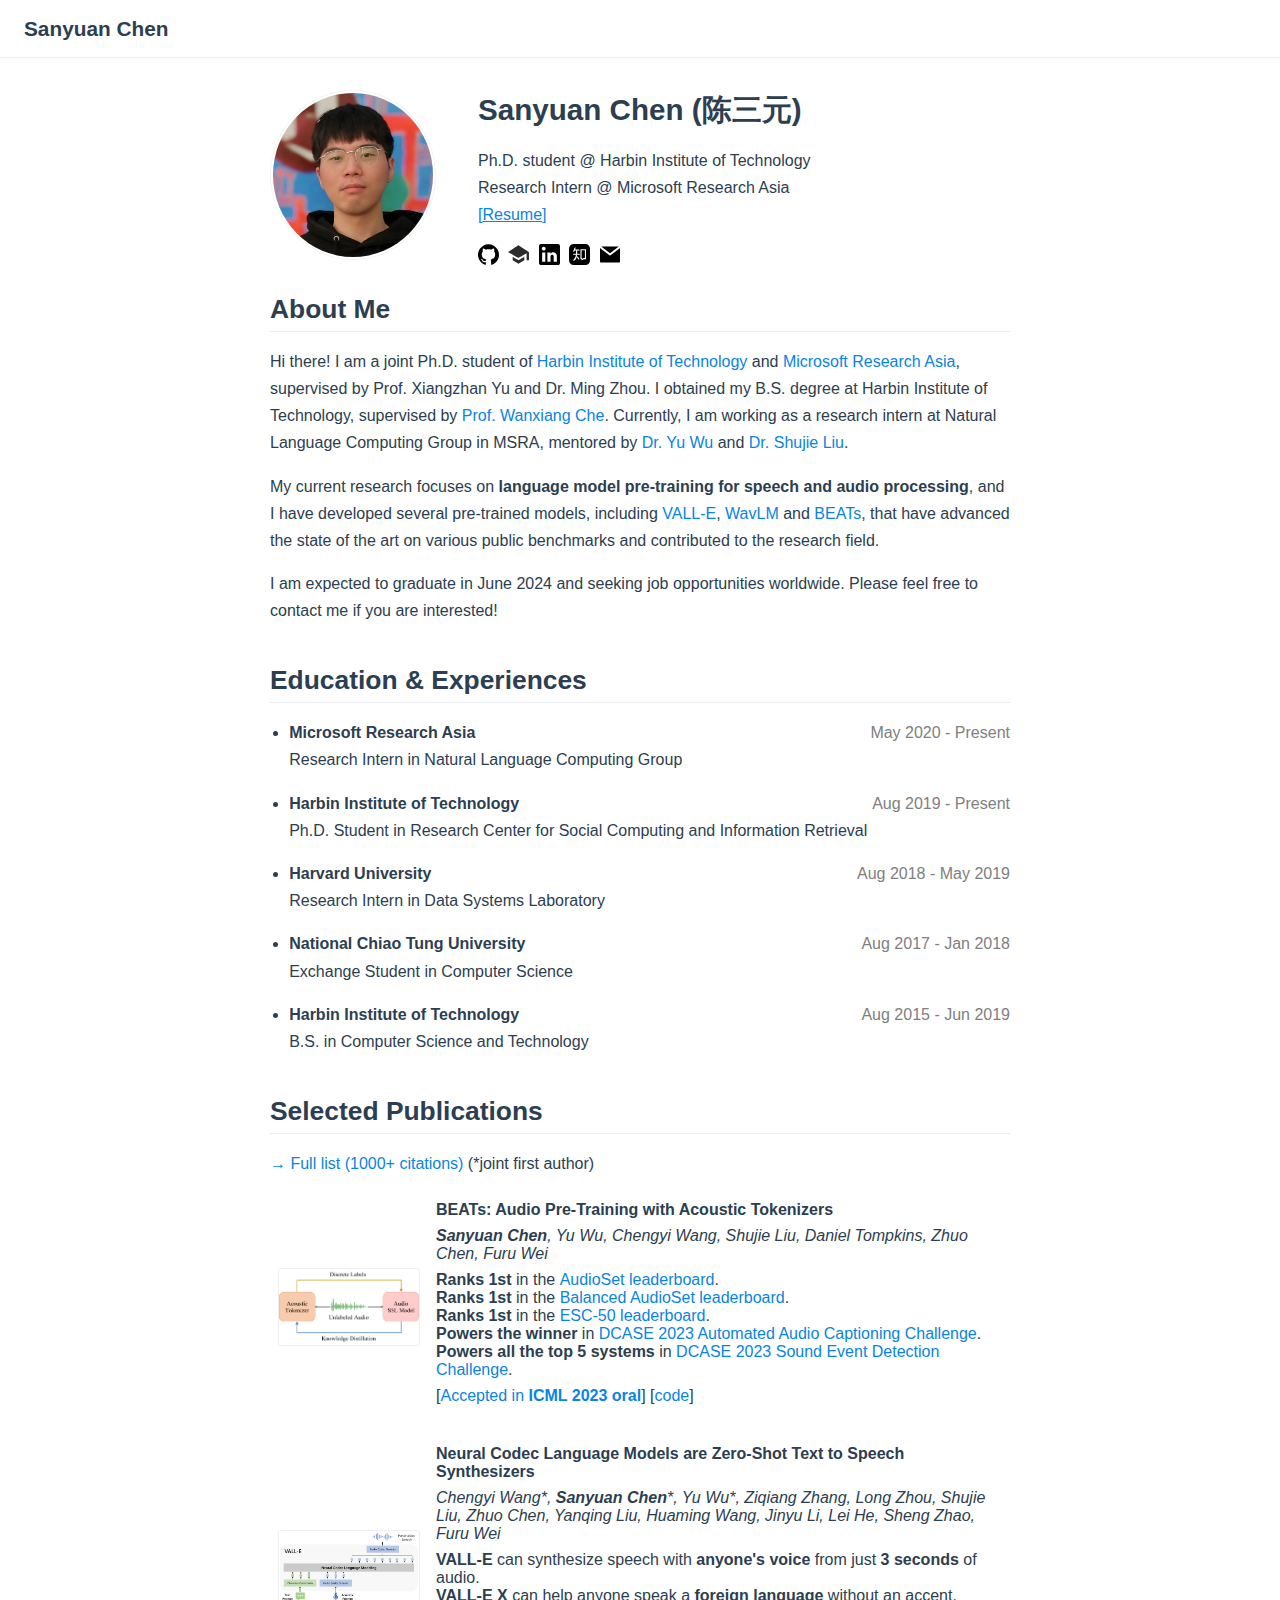
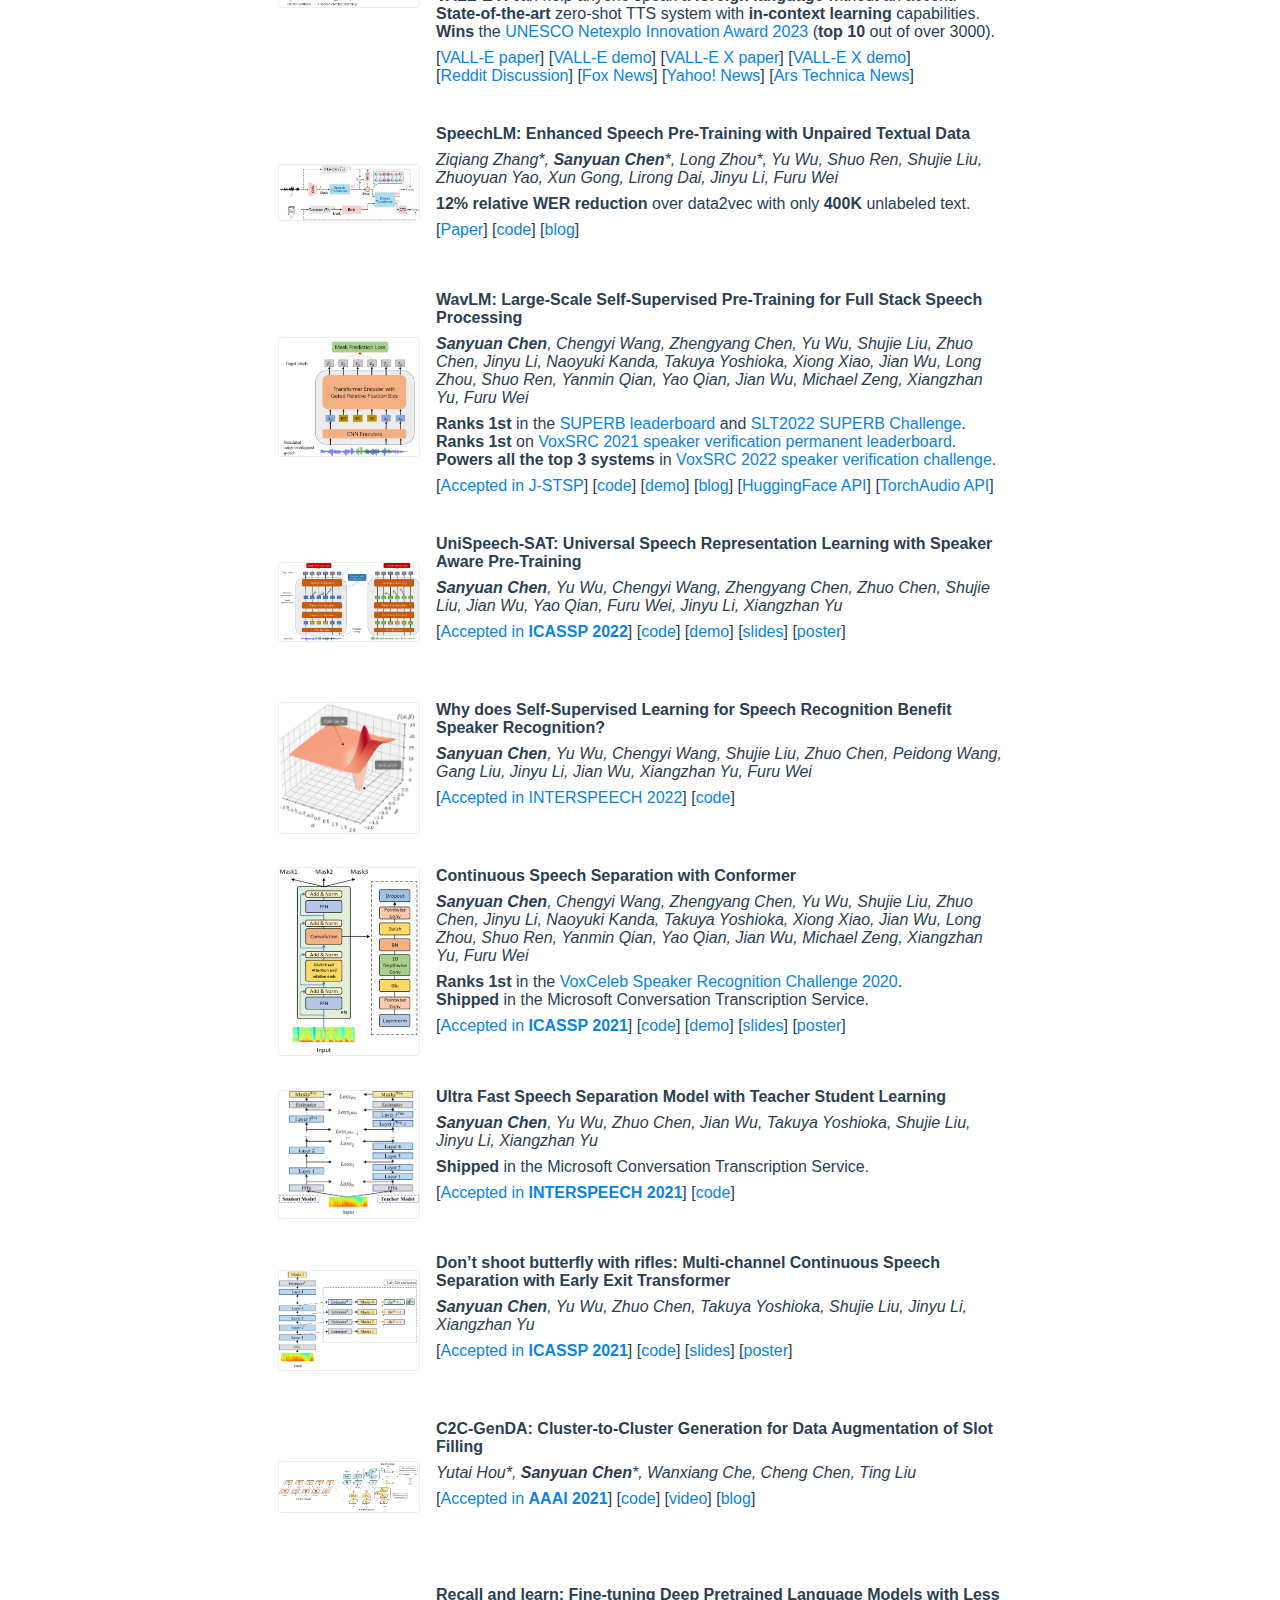
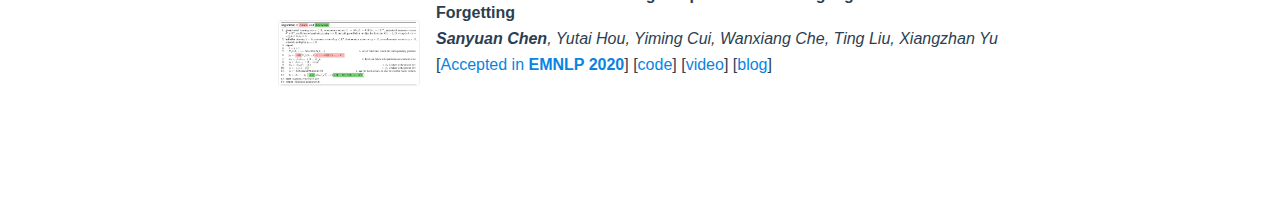
<file: index.html>
<!DOCTYPE html>
<html lang="en-US">
  <head>
    <meta charset="utf-8">
    <meta name="viewport" content="width=device-width,initial-scale=1">
    <title>Sanyuan Chen</title>
    <meta name="description" content="The homepage of Sanyuan Chen">
    <link rel="icon" href="/logo.jpg">
    
    <link rel="preload" href="/assets/css/0.styles.bf6ecb71.css" as="style"><link rel="preload" href="/assets/js/app.ef4e7843.js" as="script"><link rel="preload" href="/assets/js/2.5b5922e0.js" as="script"><link rel="preload" href="/assets/js/8.c1e4c3b9.js" as="script"><link rel="preload" href="/assets/js/4.dc64499e.js" as="script"><link rel="preload" href="/assets/js/5.d752ec91.js" as="script"><link rel="prefetch" href="/assets/js/3.677d4f8f.js"><link rel="prefetch" href="/assets/js/6.0a8475de.js"><link rel="prefetch" href="/assets/js/7.4f90f5b5.js"><link rel="prefetch" href="/assets/js/9.0cc5bf5a.js">
    <link rel="stylesheet" href="/assets/css/0.styles.bf6ecb71.css">
  </head>
  <body>
    <div id="app" data-server-rendered="true"><div class="theme-container no-sidebar home-page"><header class="navbar"><div class="sidebar-button"><svg xmlns="http://www.w3.org/2000/svg" aria-hidden="true" role="img" viewBox="0 0 448 512" class="icon"><path fill="currentColor" d="M436 124H12c-6.627 0-12-5.373-12-12V80c0-6.627 5.373-12 12-12h424c6.627 0 12 5.373 12 12v32c0 6.627-5.373 12-12 12zm0 160H12c-6.627 0-12-5.373-12-12v-32c0-6.627 5.373-12 12-12h424c6.627 0 12 5.373 12 12v32c0 6.627-5.373 12-12 12zm0 160H12c-6.627 0-12-5.373-12-12v-32c0-6.627 5.373-12 12-12h424c6.627 0 12 5.373 12 12v32c0 6.627-5.373 12-12 12z"></path></svg></div> <a href="/" class="home-link router-link-exact-active router-link-active"><!----> <span class="site-name">Sanyuan Chen</span></a> <div class="links"><!----> <!----></div></header> <div class="sidebar-mask"></div> <aside class="sidebar"><!---->  <!----> </aside> <main class="page"> <div class="theme-default-content content__default"><div class="profile"><div class="image"><img src="/profile.jpg" alt></div> <div class="info"><div class="name">
      Sanyuan Chen (陈三元)
    </div> <div class="bio"><p>
      Ph.D. student @ Harbin Institute of Technology <br> Research Intern @ Microsoft Research Asia <br> <a target="_blank" href="/projects/Resume_Sanyuan_Chen.pdf" title="Download my CV in PDF"><font size="3.5em" color="">[<u>Resume</u>]</font></a></p></div> <div class="socials"><div><a href="https://github.com/Sanyuan-Chen" target="_blank"><img src="/icons/github.svg" alt="GitHub" title="GitHub"></a></div><div><a href="https://scholar.google.com/citations?user=XrZRIy0AAAAJ" target="_blank"><img src="/icons/google_scholar-mono.svg" alt="Google Scholar" title="Google Scholar"></a></div><div><a href="https://www.linkedin.com/in/sanyuan-chen-08a495167/" target="_blank"><img src="/icons/linkedin-mono.svg" alt="linkedin" title="linkedin"></a></div><div><a href="https://www.zhihu.com/people/mypleasure" target="_blank"><img src="/icons/zhihu-mono.svg" alt="Zhihu" title="Zhihu"></a></div><div><a href="mailto:sychen@ir.hit.edu.cn" target="_blank"><img src="/icons/email-mono.svg" alt="Email" title="Email"></a></div></div> <div class="contact"><div title="Contact me" class="email"></div></div></div></div> <h2 id="about-me"><a href="#about-me" class="header-anchor">#</a> About Me</h2> <p>Hi there! I am a joint Ph.D. student of <a href="http://en.hit.edu.cn/" target="_blank" rel="noopener noreferrer">Harbin Institute of Technology<svg xmlns="http://www.w3.org/2000/svg" aria-hidden="true" x="0px" y="0px" viewBox="0 0 100 100" width="15" height="15" class="icon outbound"><path fill="currentColor" d="M18.8,85.1h56l0,0c2.2,0,4-1.8,4-4v-32h-8v28h-48v-48h28v-8h-32l0,0c-2.2,0-4,1.8-4,4v56C14.8,83.3,16.6,85.1,18.8,85.1z"></path> <polygon fill="currentColor" points="45.7,48.7 51.3,54.3 77.2,28.5 77.2,37.2 85.2,37.2 85.2,14.9 62.8,14.9 62.8,22.9 71.5,22.9"></polygon></svg></a>  and <a href="https://www.microsoft.com/en-us/research/lab/microsoft-research-asia/" target="_blank" rel="noopener noreferrer">Microsoft Research Asia<svg xmlns="http://www.w3.org/2000/svg" aria-hidden="true" x="0px" y="0px" viewBox="0 0 100 100" width="15" height="15" class="icon outbound"><path fill="currentColor" d="M18.8,85.1h56l0,0c2.2,0,4-1.8,4-4v-32h-8v28h-48v-48h28v-8h-32l0,0c-2.2,0-4,1.8-4,4v56C14.8,83.3,16.6,85.1,18.8,85.1z"></path> <polygon fill="currentColor" points="45.7,48.7 51.3,54.3 77.2,28.5 77.2,37.2 85.2,37.2 85.2,14.9 62.8,14.9 62.8,22.9 71.5,22.9"></polygon></svg></a>, supervised by Prof. Xiangzhan Yu and Dr. Ming Zhou.
I obtained my B.S. degree at Harbin Institute of Technology, supervised by <a href="http://ir.hit.edu.cn/~car/zh/" target="_blank" rel="noopener noreferrer">Prof. Wanxiang Che<svg xmlns="http://www.w3.org/2000/svg" aria-hidden="true" x="0px" y="0px" viewBox="0 0 100 100" width="15" height="15" class="icon outbound"><path fill="currentColor" d="M18.8,85.1h56l0,0c2.2,0,4-1.8,4-4v-32h-8v28h-48v-48h28v-8h-32l0,0c-2.2,0-4,1.8-4,4v56C14.8,83.3,16.6,85.1,18.8,85.1z"></path> <polygon fill="currentColor" points="45.7,48.7 51.3,54.3 77.2,28.5 77.2,37.2 85.2,37.2 85.2,14.9 62.8,14.9 62.8,22.9 71.5,22.9"></polygon></svg></a>.
Currently, I am working as a research intern at Natural Language Computing Group in MSRA, mentored by <a href="https://www.microsoft.com/en-us/research/people/yuwu1/" target="_blank" rel="noopener noreferrer">Dr. Yu Wu<svg xmlns="http://www.w3.org/2000/svg" aria-hidden="true" x="0px" y="0px" viewBox="0 0 100 100" width="15" height="15" class="icon outbound"><path fill="currentColor" d="M18.8,85.1h56l0,0c2.2,0,4-1.8,4-4v-32h-8v28h-48v-48h28v-8h-32l0,0c-2.2,0-4,1.8-4,4v56C14.8,83.3,16.6,85.1,18.8,85.1z"></path> <polygon fill="currentColor" points="45.7,48.7 51.3,54.3 77.2,28.5 77.2,37.2 85.2,37.2 85.2,14.9 62.8,14.9 62.8,22.9 71.5,22.9"></polygon></svg></a> and <a href="https://www.microsoft.com/en-us/research/people/shujliu/" target="_blank" rel="noopener noreferrer">Dr. Shujie Liu<svg xmlns="http://www.w3.org/2000/svg" aria-hidden="true" x="0px" y="0px" viewBox="0 0 100 100" width="15" height="15" class="icon outbound"><path fill="currentColor" d="M18.8,85.1h56l0,0c2.2,0,4-1.8,4-4v-32h-8v28h-48v-48h28v-8h-32l0,0c-2.2,0-4,1.8-4,4v56C14.8,83.3,16.6,85.1,18.8,85.1z"></path> <polygon fill="currentColor" points="45.7,48.7 51.3,54.3 77.2,28.5 77.2,37.2 85.2,37.2 85.2,14.9 62.8,14.9 62.8,22.9 71.5,22.9"></polygon></svg></a>.</p> <p>My current research focuses on <strong>language model pre-training for speech and audio processing</strong>,
and I have developed several pre-trained models, including <a href="https://arxiv.org/abs/2301.02111" target="_blank" rel="noopener noreferrer">VALL-E<svg xmlns="http://www.w3.org/2000/svg" aria-hidden="true" x="0px" y="0px" viewBox="0 0 100 100" width="15" height="15" class="icon outbound"><path fill="currentColor" d="M18.8,85.1h56l0,0c2.2,0,4-1.8,4-4v-32h-8v28h-48v-48h28v-8h-32l0,0c-2.2,0-4,1.8-4,4v56C14.8,83.3,16.6,85.1,18.8,85.1z"></path> <polygon fill="currentColor" points="45.7,48.7 51.3,54.3 77.2,28.5 77.2,37.2 85.2,37.2 85.2,14.9 62.8,14.9 62.8,22.9 71.5,22.9"></polygon></svg></a>, <a href="https://ieeexplore.ieee.org/document/9814838" target="_blank" rel="noopener noreferrer">WavLM<svg xmlns="http://www.w3.org/2000/svg" aria-hidden="true" x="0px" y="0px" viewBox="0 0 100 100" width="15" height="15" class="icon outbound"><path fill="currentColor" d="M18.8,85.1h56l0,0c2.2,0,4-1.8,4-4v-32h-8v28h-48v-48h28v-8h-32l0,0c-2.2,0-4,1.8-4,4v56C14.8,83.3,16.6,85.1,18.8,85.1z"></path> <polygon fill="currentColor" points="45.7,48.7 51.3,54.3 77.2,28.5 77.2,37.2 85.2,37.2 85.2,14.9 62.8,14.9 62.8,22.9 71.5,22.9"></polygon></svg></a> and <a href="https://arxiv.org/abs/2212.09058" target="_blank" rel="noopener noreferrer">BEATs<svg xmlns="http://www.w3.org/2000/svg" aria-hidden="true" x="0px" y="0px" viewBox="0 0 100 100" width="15" height="15" class="icon outbound"><path fill="currentColor" d="M18.8,85.1h56l0,0c2.2,0,4-1.8,4-4v-32h-8v28h-48v-48h28v-8h-32l0,0c-2.2,0-4,1.8-4,4v56C14.8,83.3,16.6,85.1,18.8,85.1z"></path> <polygon fill="currentColor" points="45.7,48.7 51.3,54.3 77.2,28.5 77.2,37.2 85.2,37.2 85.2,14.9 62.8,14.9 62.8,22.9 71.5,22.9"></polygon></svg></a>,
that have advanced the state of the art on various public benchmarks and contributed to the research field.</p> <h2 id="education-experiences"><a href="#education-experiences" class="header-anchor">#</a> Education &amp; Experiences</h2> <ul><li><p><strong>Microsoft Research Asia</strong> <span style="color:gray;float:right;">May 2020 - Present</span> <br>
Research Intern in Natural Language Computing Group</p></li> <li><p><strong>Harbin Institute of Technology</strong> <span style="color:gray;float:right;">Aug 2019 - Present</span> <br>
Ph.D. Student in Research Center for Social Computing and Information Retrieval</p></li> <li><p><strong>Harvard University</strong> <span style="color:gray;float:right;">Aug 2018 - May 2019</span> <br>
Research Intern in Data Systems Laboratory</p></li> <li><p><strong>National Chiao Tung University</strong> <span style="color:gray;float:right;">Aug 2017 - Jan 2018</span> <br>
Exchange Student in Computer Science</p></li> <li><p><strong>Harbin Institute of Technology</strong> <span style="color:gray;float:right;">Aug 2015 - Jun 2019</span> <br>
B.S. in Computer Science and Technology</p></li></ul> <h2 id="selected-publications"><a href="#selected-publications" class="header-anchor">#</a> Selected Publications</h2> <p><a href="https://scholar.google.com/citations?user=XrZRIy0AAAAJ" target="_blank" rel="noopener noreferrer">→ Full list (1000+ citations)<svg xmlns="http://www.w3.org/2000/svg" aria-hidden="true" x="0px" y="0px" viewBox="0 0 100 100" width="15" height="15" class="icon outbound"><path fill="currentColor" d="M18.8,85.1h56l0,0c2.2,0,4-1.8,4-4v-32h-8v28h-48v-48h28v-8h-32l0,0c-2.2,0-4,1.8-4,4v56C14.8,83.3,16.6,85.1,18.8,85.1z"></path> <polygon fill="currentColor" points="45.7,48.7 51.3,54.3 77.2,28.5 77.2,37.2 85.2,37.2 85.2,14.9 62.8,14.9 62.8,22.9 71.5,22.9"></polygon></svg></a>  (*joint first author)</p> <div class="md-card"><div class="card-image"><img src="/projects/BEATs.png" alt></div> <div class="card-content"><p><strong>BEATs: Audio Pre-Training with Acoustic Tokenizers</strong></p> <p><em><strong>Sanyuan Chen</strong>, Yu Wu, Chengyi Wang, Shujie Liu, Daniel Tompkins, Zhuo Chen, Furu Wei</em></p> <p><strong>Ranks 1st</strong> in the <a href="https://paperswithcode.com/sota/audio-classification-on-audioset" target="_blank" rel="noopener noreferrer">AudioSet leaderboard<svg xmlns="http://www.w3.org/2000/svg" aria-hidden="true" x="0px" y="0px" viewBox="0 0 100 100" width="15" height="15" class="icon outbound"><path fill="currentColor" d="M18.8,85.1h56l0,0c2.2,0,4-1.8,4-4v-32h-8v28h-48v-48h28v-8h-32l0,0c-2.2,0-4,1.8-4,4v56C14.8,83.3,16.6,85.1,18.8,85.1z"></path> <polygon fill="currentColor" points="45.7,48.7 51.3,54.3 77.2,28.5 77.2,37.2 85.2,37.2 85.2,14.9 62.8,14.9 62.8,22.9 71.5,22.9"></polygon></svg></a>.<br> <strong>Ranks 1st</strong> in the <a href="https://paperswithcode.com/sota/audio-classification-on-balanced-audio-set" target="_blank" rel="noopener noreferrer">Balanced AudioSet leaderboard<svg xmlns="http://www.w3.org/2000/svg" aria-hidden="true" x="0px" y="0px" viewBox="0 0 100 100" width="15" height="15" class="icon outbound"><path fill="currentColor" d="M18.8,85.1h56l0,0c2.2,0,4-1.8,4-4v-32h-8v28h-48v-48h28v-8h-32l0,0c-2.2,0-4,1.8-4,4v56C14.8,83.3,16.6,85.1,18.8,85.1z"></path> <polygon fill="currentColor" points="45.7,48.7 51.3,54.3 77.2,28.5 77.2,37.2 85.2,37.2 85.2,14.9 62.8,14.9 62.8,22.9 71.5,22.9"></polygon></svg></a>.<br> <strong>Ranks 1st</strong> in the <a href="https://paperswithcode.com/sota/audio-classification-on-esc-50" target="_blank" rel="noopener noreferrer">ESC-50 leaderboard<svg xmlns="http://www.w3.org/2000/svg" aria-hidden="true" x="0px" y="0px" viewBox="0 0 100 100" width="15" height="15" class="icon outbound"><path fill="currentColor" d="M18.8,85.1h56l0,0c2.2,0,4-1.8,4-4v-32h-8v28h-48v-48h28v-8h-32l0,0c-2.2,0-4,1.8-4,4v56C14.8,83.3,16.6,85.1,18.8,85.1z"></path> <polygon fill="currentColor" points="45.7,48.7 51.3,54.3 77.2,28.5 77.2,37.2 85.2,37.2 85.2,14.9 62.8,14.9 62.8,22.9 71.5,22.9"></polygon></svg></a>.<br> <strong>Powers the winner</strong> in <a href="https://dcase.community/challenge2023/task-automated-audio-captioning-results" target="_blank" rel="noopener noreferrer">DCASE 2023 Automated Audio Captioning Challenge<svg xmlns="http://www.w3.org/2000/svg" aria-hidden="true" x="0px" y="0px" viewBox="0 0 100 100" width="15" height="15" class="icon outbound"><path fill="currentColor" d="M18.8,85.1h56l0,0c2.2,0,4-1.8,4-4v-32h-8v28h-48v-48h28v-8h-32l0,0c-2.2,0-4,1.8-4,4v56C14.8,83.3,16.6,85.1,18.8,85.1z"></path> <polygon fill="currentColor" points="45.7,48.7 51.3,54.3 77.2,28.5 77.2,37.2 85.2,37.2 85.2,14.9 62.8,14.9 62.8,22.9 71.5,22.9"></polygon></svg></a>.<br> <strong>Powers all the top 5 systems</strong> in <a href="https://dcase.community/challenge2023/task-sound-event-detection-with-weak-labels-and-synthetic-soundscapes" target="_blank" rel="noopener noreferrer">DCASE 2023 Sound Event Detection Challenge<svg xmlns="http://www.w3.org/2000/svg" aria-hidden="true" x="0px" y="0px" viewBox="0 0 100 100" width="15" height="15" class="icon outbound"><path fill="currentColor" d="M18.8,85.1h56l0,0c2.2,0,4-1.8,4-4v-32h-8v28h-48v-48h28v-8h-32l0,0c-2.2,0-4,1.8-4,4v56C14.8,83.3,16.6,85.1,18.8,85.1z"></path> <polygon fill="currentColor" points="45.7,48.7 51.3,54.3 77.2,28.5 77.2,37.2 85.2,37.2 85.2,14.9 62.8,14.9 62.8,22.9 71.5,22.9"></polygon></svg></a>.</p> <p>[<a href="https://arxiv.org/abs/2212.09058" target="_blank" rel="noopener noreferrer">Accepted in <strong>ICML 2023 oral</strong><svg xmlns="http://www.w3.org/2000/svg" aria-hidden="true" x="0px" y="0px" viewBox="0 0 100 100" width="15" height="15" class="icon outbound"><path fill="currentColor" d="M18.8,85.1h56l0,0c2.2,0,4-1.8,4-4v-32h-8v28h-48v-48h28v-8h-32l0,0c-2.2,0-4,1.8-4,4v56C14.8,83.3,16.6,85.1,18.8,85.1z"></path> <polygon fill="currentColor" points="45.7,48.7 51.3,54.3 77.2,28.5 77.2,37.2 85.2,37.2 85.2,14.9 62.8,14.9 62.8,22.9 71.5,22.9"></polygon></svg></a>] [<a href="https://aka.ms/beats" target="_blank" rel="noopener noreferrer">code<svg xmlns="http://www.w3.org/2000/svg" aria-hidden="true" x="0px" y="0px" viewBox="0 0 100 100" width="15" height="15" class="icon outbound"><path fill="currentColor" d="M18.8,85.1h56l0,0c2.2,0,4-1.8,4-4v-32h-8v28h-48v-48h28v-8h-32l0,0c-2.2,0-4,1.8-4,4v56C14.8,83.3,16.6,85.1,18.8,85.1z"></path> <polygon fill="currentColor" points="45.7,48.7 51.3,54.3 77.2,28.5 77.2,37.2 85.2,37.2 85.2,14.9 62.8,14.9 62.8,22.9 71.5,22.9"></polygon></svg></a>]</p></div></div> <div class="md-card"><div class="card-image"><img src="/projects/VALLE.jpg" alt></div> <div class="card-content"><p><strong>Neural Codec Language Models are Zero-Shot Text to Speech Synthesizers</strong></p> <p><em>Chengyi Wang*, <strong>Sanyuan Chen</strong>*, Yu Wu*, Ziqiang Zhang, Long Zhou, Shujie Liu, Zhuo Chen, Yanqing Liu, Huaming Wang, Jinyu Li, Lei He, Sheng Zhao, Furu Wei</em></p> <p><strong>VALL-E</strong> can synthesize speech with <strong>anyone's voice</strong> from just <strong>3 seconds</strong> of audio.<br> <strong>VALL-E X</strong> can help anyone speak a <strong>foreign language</strong> without an accent.<br> <strong>State-of-the-art</strong> zero-shot TTS system with <strong>in-context learning</strong> capabilities.<br> <strong>Wins</strong> the <a href="https://twitter.com/Netexplo/status/1648330944632193024" target="_blank" rel="noopener noreferrer">UNESCO Netexplo Innovation Award 2023<svg xmlns="http://www.w3.org/2000/svg" aria-hidden="true" x="0px" y="0px" viewBox="0 0 100 100" width="15" height="15" class="icon outbound"><path fill="currentColor" d="M18.8,85.1h56l0,0c2.2,0,4-1.8,4-4v-32h-8v28h-48v-48h28v-8h-32l0,0c-2.2,0-4,1.8-4,4v56C14.8,83.3,16.6,85.1,18.8,85.1z"></path> <polygon fill="currentColor" points="45.7,48.7 51.3,54.3 77.2,28.5 77.2,37.2 85.2,37.2 85.2,14.9 62.8,14.9 62.8,22.9 71.5,22.9"></polygon></svg></a> (<strong>top 10</strong> out of over 3000).</p> <p>[<a href="https://arxiv.org/abs/2301.02111" target="_blank" rel="noopener noreferrer">VALL-E paper<svg xmlns="http://www.w3.org/2000/svg" aria-hidden="true" x="0px" y="0px" viewBox="0 0 100 100" width="15" height="15" class="icon outbound"><path fill="currentColor" d="M18.8,85.1h56l0,0c2.2,0,4-1.8,4-4v-32h-8v28h-48v-48h28v-8h-32l0,0c-2.2,0-4,1.8-4,4v56C14.8,83.3,16.6,85.1,18.8,85.1z"></path> <polygon fill="currentColor" points="45.7,48.7 51.3,54.3 77.2,28.5 77.2,37.2 85.2,37.2 85.2,14.9 62.8,14.9 62.8,22.9 71.5,22.9"></polygon></svg></a>] [<a href="https://aka.ms/valle" target="_blank" rel="noopener noreferrer">VALL-E demo<svg xmlns="http://www.w3.org/2000/svg" aria-hidden="true" x="0px" y="0px" viewBox="0 0 100 100" width="15" height="15" class="icon outbound"><path fill="currentColor" d="M18.8,85.1h56l0,0c2.2,0,4-1.8,4-4v-32h-8v28h-48v-48h28v-8h-32l0,0c-2.2,0-4,1.8-4,4v56C14.8,83.3,16.6,85.1,18.8,85.1z"></path> <polygon fill="currentColor" points="45.7,48.7 51.3,54.3 77.2,28.5 77.2,37.2 85.2,37.2 85.2,14.9 62.8,14.9 62.8,22.9 71.5,22.9"></polygon></svg></a>] [<a href="https://arxiv.org/abs/2303.03926" target="_blank" rel="noopener noreferrer">VALL-E X paper<svg xmlns="http://www.w3.org/2000/svg" aria-hidden="true" x="0px" y="0px" viewBox="0 0 100 100" width="15" height="15" class="icon outbound"><path fill="currentColor" d="M18.8,85.1h56l0,0c2.2,0,4-1.8,4-4v-32h-8v28h-48v-48h28v-8h-32l0,0c-2.2,0-4,1.8-4,4v56C14.8,83.3,16.6,85.1,18.8,85.1z"></path> <polygon fill="currentColor" points="45.7,48.7 51.3,54.3 77.2,28.5 77.2,37.2 85.2,37.2 85.2,14.9 62.8,14.9 62.8,22.9 71.5,22.9"></polygon></svg></a>] [<a href="https://aka.ms/vallex" target="_blank" rel="noopener noreferrer">VALL-E X demo<svg xmlns="http://www.w3.org/2000/svg" aria-hidden="true" x="0px" y="0px" viewBox="0 0 100 100" width="15" height="15" class="icon outbound"><path fill="currentColor" d="M18.8,85.1h56l0,0c2.2,0,4-1.8,4-4v-32h-8v28h-48v-48h28v-8h-32l0,0c-2.2,0-4,1.8-4,4v56C14.8,83.3,16.6,85.1,18.8,85.1z"></path> <polygon fill="currentColor" points="45.7,48.7 51.3,54.3 77.2,28.5 77.2,37.2 85.2,37.2 85.2,14.9 62.8,14.9 62.8,22.9 71.5,22.9"></polygon></svg></a>]<br>
[<a href="https://www.reddit.com/r/Futurology/comments/1090iix/microsofts_new_valle_ai_can_clone_your_voice_from/" target="_blank" rel="noopener noreferrer">Reddit Discussion<svg xmlns="http://www.w3.org/2000/svg" aria-hidden="true" x="0px" y="0px" viewBox="0 0 100 100" width="15" height="15" class="icon outbound"><path fill="currentColor" d="M18.8,85.1h56l0,0c2.2,0,4-1.8,4-4v-32h-8v28h-48v-48h28v-8h-32l0,0c-2.2,0-4,1.8-4,4v56C14.8,83.3,16.6,85.1,18.8,85.1z"></path> <polygon fill="currentColor" points="45.7,48.7 51.3,54.3 77.2,28.5 77.2,37.2 85.2,37.2 85.2,14.9 62.8,14.9 62.8,22.9 71.5,22.9"></polygon></svg></a>] [<a href="https://www.foxnews.com/tech/new-ai-simulate-voice-3-seconds-audio" target="_blank" rel="noopener noreferrer">Fox News<svg xmlns="http://www.w3.org/2000/svg" aria-hidden="true" x="0px" y="0px" viewBox="0 0 100 100" width="15" height="15" class="icon outbound"><path fill="currentColor" d="M18.8,85.1h56l0,0c2.2,0,4-1.8,4-4v-32h-8v28h-48v-48h28v-8h-32l0,0c-2.2,0-4,1.8-4,4v56C14.8,83.3,16.6,85.1,18.8,85.1z"></path> <polygon fill="currentColor" points="45.7,48.7 51.3,54.3 77.2,28.5 77.2,37.2 85.2,37.2 85.2,14.9 62.8,14.9 62.8,22.9 71.5,22.9"></polygon></svg></a>] [<a href="https://news.yahoo.com/microsofts-ai-tool-just-needs-155500925.html" target="_blank" rel="noopener noreferrer">Yahoo! News<svg xmlns="http://www.w3.org/2000/svg" aria-hidden="true" x="0px" y="0px" viewBox="0 0 100 100" width="15" height="15" class="icon outbound"><path fill="currentColor" d="M18.8,85.1h56l0,0c2.2,0,4-1.8,4-4v-32h-8v28h-48v-48h28v-8h-32l0,0c-2.2,0-4,1.8-4,4v56C14.8,83.3,16.6,85.1,18.8,85.1z"></path> <polygon fill="currentColor" points="45.7,48.7 51.3,54.3 77.2,28.5 77.2,37.2 85.2,37.2 85.2,14.9 62.8,14.9 62.8,22.9 71.5,22.9"></polygon></svg></a>] [<a href="https://arstechnica.com/information-technology/2023/01/microsofts-new-ai-can-simulate-anyones-voice-with-3-seconds-of-audio/" target="_blank" rel="noopener noreferrer">Ars Technica News<svg xmlns="http://www.w3.org/2000/svg" aria-hidden="true" x="0px" y="0px" viewBox="0 0 100 100" width="15" height="15" class="icon outbound"><path fill="currentColor" d="M18.8,85.1h56l0,0c2.2,0,4-1.8,4-4v-32h-8v28h-48v-48h28v-8h-32l0,0c-2.2,0-4,1.8-4,4v56C14.8,83.3,16.6,85.1,18.8,85.1z"></path> <polygon fill="currentColor" points="45.7,48.7 51.3,54.3 77.2,28.5 77.2,37.2 85.2,37.2 85.2,14.9 62.8,14.9 62.8,22.9 71.5,22.9"></polygon></svg></a>]</p></div></div> <div class="md-card"><div class="card-image"><img src="/projects/SpeechLM.jpg" alt></div> <div class="card-content"><p><strong>SpeechLM: Enhanced Speech Pre-Training with Unpaired Textual Data</strong></p> <p><em>Ziqiang Zhang*, <strong>Sanyuan Chen</strong>*, Long Zhou*, Yu Wu, Shuo Ren, Shujie Liu, Zhuoyuan Yao, Xun Gong, Lirong Dai, Jinyu Li, Furu Wei</em></p> <p><strong>12% relative WER reduction</strong> over data2vec with only <strong>400K</strong> unlabeled text.</p> <p>[<a href="https://arxiv.org/abs/2209.15329" target="_blank" rel="noopener noreferrer">Paper<svg xmlns="http://www.w3.org/2000/svg" aria-hidden="true" x="0px" y="0px" viewBox="0 0 100 100" width="15" height="15" class="icon outbound"><path fill="currentColor" d="M18.8,85.1h56l0,0c2.2,0,4-1.8,4-4v-32h-8v28h-48v-48h28v-8h-32l0,0c-2.2,0-4,1.8-4,4v56C14.8,83.3,16.6,85.1,18.8,85.1z"></path> <polygon fill="currentColor" points="45.7,48.7 51.3,54.3 77.2,28.5 77.2,37.2 85.2,37.2 85.2,14.9 62.8,14.9 62.8,22.9 71.5,22.9"></polygon></svg></a>] [<a href="https://aka.ms/speechlm" target="_blank" rel="noopener noreferrer">code<svg xmlns="http://www.w3.org/2000/svg" aria-hidden="true" x="0px" y="0px" viewBox="0 0 100 100" width="15" height="15" class="icon outbound"><path fill="currentColor" d="M18.8,85.1h56l0,0c2.2,0,4-1.8,4-4v-32h-8v28h-48v-48h28v-8h-32l0,0c-2.2,0-4,1.8-4,4v56C14.8,83.3,16.6,85.1,18.8,85.1z"></path> <polygon fill="currentColor" points="45.7,48.7 51.3,54.3 77.2,28.5 77.2,37.2 85.2,37.2 85.2,14.9 62.8,14.9 62.8,22.9 71.5,22.9"></polygon></svg></a>] [<a href="https://zhuanlan.zhihu.com/p/579803231" target="_blank" rel="noopener noreferrer">blog<svg xmlns="http://www.w3.org/2000/svg" aria-hidden="true" x="0px" y="0px" viewBox="0 0 100 100" width="15" height="15" class="icon outbound"><path fill="currentColor" d="M18.8,85.1h56l0,0c2.2,0,4-1.8,4-4v-32h-8v28h-48v-48h28v-8h-32l0,0c-2.2,0-4,1.8-4,4v56C14.8,83.3,16.6,85.1,18.8,85.1z"></path> <polygon fill="currentColor" points="45.7,48.7 51.3,54.3 77.2,28.5 77.2,37.2 85.2,37.2 85.2,14.9 62.8,14.9 62.8,22.9 71.5,22.9"></polygon></svg></a>]</p></div></div> <div class="md-card"><div class="card-image"><img src="/projects/WavLM.png" alt></div> <div class="card-content"><p><strong>WavLM: Large-Scale Self-Supervised Pre-Training for Full Stack Speech Processing</strong></p> <p><em><strong>Sanyuan Chen</strong>, Chengyi Wang, Zhengyang Chen, Yu Wu, Shujie Liu, Zhuo Chen, Jinyu Li, Naoyuki Kanda, Takuya Yoshioka, Xiong Xiao, Jian Wu, Long Zhou, Shuo Ren, Yanmin Qian, Yao Qian, Jian Wu, Michael Zeng, Xiangzhan Yu, Furu Wei</em></p> <p><strong>Ranks 1st</strong> in the <a href="https://superbbenchmark.org/leaderboard" target="_blank" rel="noopener noreferrer">SUPERB leaderboard<svg xmlns="http://www.w3.org/2000/svg" aria-hidden="true" x="0px" y="0px" viewBox="0 0 100 100" width="15" height="15" class="icon outbound"><path fill="currentColor" d="M18.8,85.1h56l0,0c2.2,0,4-1.8,4-4v-32h-8v28h-48v-48h28v-8h-32l0,0c-2.2,0-4,1.8-4,4v56C14.8,83.3,16.6,85.1,18.8,85.1z"></path> <polygon fill="currentColor" points="45.7,48.7 51.3,54.3 77.2,28.5 77.2,37.2 85.2,37.2 85.2,14.9 62.8,14.9 62.8,22.9 71.5,22.9"></polygon></svg></a> and <a href="https://superbbenchmark.org/" target="_blank" rel="noopener noreferrer">SLT2022 SUPERB Challenge<svg xmlns="http://www.w3.org/2000/svg" aria-hidden="true" x="0px" y="0px" viewBox="0 0 100 100" width="15" height="15" class="icon outbound"><path fill="currentColor" d="M18.8,85.1h56l0,0c2.2,0,4-1.8,4-4v-32h-8v28h-48v-48h28v-8h-32l0,0c-2.2,0-4,1.8-4,4v56C14.8,83.3,16.6,85.1,18.8,85.1z"></path> <polygon fill="currentColor" points="45.7,48.7 51.3,54.3 77.2,28.5 77.2,37.2 85.2,37.2 85.2,14.9 62.8,14.9 62.8,22.9 71.5,22.9"></polygon></svg></a>.<br> <strong>Ranks 1st</strong> on <a href="https://competitions.codalab.org/competitions/34066#results" target="_blank" rel="noopener noreferrer">VoxSRC 2021 speaker verification permanent leaderboard<svg xmlns="http://www.w3.org/2000/svg" aria-hidden="true" x="0px" y="0px" viewBox="0 0 100 100" width="15" height="15" class="icon outbound"><path fill="currentColor" d="M18.8,85.1h56l0,0c2.2,0,4-1.8,4-4v-32h-8v28h-48v-48h28v-8h-32l0,0c-2.2,0-4,1.8-4,4v56C14.8,83.3,16.6,85.1,18.8,85.1z"></path> <polygon fill="currentColor" points="45.7,48.7 51.3,54.3 77.2,28.5 77.2,37.2 85.2,37.2 85.2,14.9 62.8,14.9 62.8,22.9 71.5,22.9"></polygon></svg></a>.
<strong>Powers all the top 3 systems</strong> in <a href="http://mm.kaist.ac.kr/datasets/voxceleb/voxsrc/interspeech2022.html" target="_blank" rel="noopener noreferrer">VoxSRC 2022 speaker verification challenge<svg xmlns="http://www.w3.org/2000/svg" aria-hidden="true" x="0px" y="0px" viewBox="0 0 100 100" width="15" height="15" class="icon outbound"><path fill="currentColor" d="M18.8,85.1h56l0,0c2.2,0,4-1.8,4-4v-32h-8v28h-48v-48h28v-8h-32l0,0c-2.2,0-4,1.8-4,4v56C14.8,83.3,16.6,85.1,18.8,85.1z"></path> <polygon fill="currentColor" points="45.7,48.7 51.3,54.3 77.2,28.5 77.2,37.2 85.2,37.2 85.2,14.9 62.8,14.9 62.8,22.9 71.5,22.9"></polygon></svg></a>.</p> <p>[<a href="https://ieeexplore.ieee.org/document/9814838" target="_blank" rel="noopener noreferrer">Accepted in J-STSP<svg xmlns="http://www.w3.org/2000/svg" aria-hidden="true" x="0px" y="0px" viewBox="0 0 100 100" width="15" height="15" class="icon outbound"><path fill="currentColor" d="M18.8,85.1h56l0,0c2.2,0,4-1.8,4-4v-32h-8v28h-48v-48h28v-8h-32l0,0c-2.2,0-4,1.8-4,4v56C14.8,83.3,16.6,85.1,18.8,85.1z"></path> <polygon fill="currentColor" points="45.7,48.7 51.3,54.3 77.2,28.5 77.2,37.2 85.2,37.2 85.2,14.9 62.8,14.9 62.8,22.9 71.5,22.9"></polygon></svg></a>] [<a href="https://aka.ms/wavlm" target="_blank" rel="noopener noreferrer">code<svg xmlns="http://www.w3.org/2000/svg" aria-hidden="true" x="0px" y="0px" viewBox="0 0 100 100" width="15" height="15" class="icon outbound"><path fill="currentColor" d="M18.8,85.1h56l0,0c2.2,0,4-1.8,4-4v-32h-8v28h-48v-48h28v-8h-32l0,0c-2.2,0-4,1.8-4,4v56C14.8,83.3,16.6,85.1,18.8,85.1z"></path> <polygon fill="currentColor" points="45.7,48.7 51.3,54.3 77.2,28.5 77.2,37.2 85.2,37.2 85.2,14.9 62.8,14.9 62.8,22.9 71.5,22.9"></polygon></svg></a>] [<a href="https://huggingface.co/spaces/microsoft/wavlm-speaker-verification" target="_blank" rel="noopener noreferrer">demo<svg xmlns="http://www.w3.org/2000/svg" aria-hidden="true" x="0px" y="0px" viewBox="0 0 100 100" width="15" height="15" class="icon outbound"><path fill="currentColor" d="M18.8,85.1h56l0,0c2.2,0,4-1.8,4-4v-32h-8v28h-48v-48h28v-8h-32l0,0c-2.2,0-4,1.8-4,4v56C14.8,83.3,16.6,85.1,18.8,85.1z"></path> <polygon fill="currentColor" points="45.7,48.7 51.3,54.3 77.2,28.5 77.2,37.2 85.2,37.2 85.2,14.9 62.8,14.9 62.8,22.9 71.5,22.9"></polygon></svg></a>] [<a href="https://www.msra.cn/zh-cn/news/features/wavlm" target="_blank" rel="noopener noreferrer">blog<svg xmlns="http://www.w3.org/2000/svg" aria-hidden="true" x="0px" y="0px" viewBox="0 0 100 100" width="15" height="15" class="icon outbound"><path fill="currentColor" d="M18.8,85.1h56l0,0c2.2,0,4-1.8,4-4v-32h-8v28h-48v-48h28v-8h-32l0,0c-2.2,0-4,1.8-4,4v56C14.8,83.3,16.6,85.1,18.8,85.1z"></path> <polygon fill="currentColor" points="45.7,48.7 51.3,54.3 77.2,28.5 77.2,37.2 85.2,37.2 85.2,14.9 62.8,14.9 62.8,22.9 71.5,22.9"></polygon></svg></a>]
[<a href="https://huggingface.co/microsoft/wavlm-large" target="_blank" rel="noopener noreferrer">HuggingFace API<svg xmlns="http://www.w3.org/2000/svg" aria-hidden="true" x="0px" y="0px" viewBox="0 0 100 100" width="15" height="15" class="icon outbound"><path fill="currentColor" d="M18.8,85.1h56l0,0c2.2,0,4-1.8,4-4v-32h-8v28h-48v-48h28v-8h-32l0,0c-2.2,0-4,1.8-4,4v56C14.8,83.3,16.6,85.1,18.8,85.1z"></path> <polygon fill="currentColor" points="45.7,48.7 51.3,54.3 77.2,28.5 77.2,37.2 85.2,37.2 85.2,14.9 62.8,14.9 62.8,22.9 71.5,22.9"></polygon></svg></a>] [<a href="https://pytorch.org/audio/main/index.html" target="_blank" rel="noopener noreferrer">TorchAudio API<svg xmlns="http://www.w3.org/2000/svg" aria-hidden="true" x="0px" y="0px" viewBox="0 0 100 100" width="15" height="15" class="icon outbound"><path fill="currentColor" d="M18.8,85.1h56l0,0c2.2,0,4-1.8,4-4v-32h-8v28h-48v-48h28v-8h-32l0,0c-2.2,0-4,1.8-4,4v56C14.8,83.3,16.6,85.1,18.8,85.1z"></path> <polygon fill="currentColor" points="45.7,48.7 51.3,54.3 77.2,28.5 77.2,37.2 85.2,37.2 85.2,14.9 62.8,14.9 62.8,22.9 71.5,22.9"></polygon></svg></a>]</p></div></div> <div class="md-card"><div class="card-image"><img src="/projects/UniSpeech-SAT.png" alt></div> <div class="card-content"><p><strong>UniSpeech-SAT: Universal Speech Representation Learning with Speaker Aware Pre-Training</strong></p> <p><em><strong>Sanyuan Chen</strong>, Yu Wu, Chengyi Wang, Zhengyang Chen, Zhuo Chen, Shujie Liu, Jian Wu, Yao Qian, Furu Wei, Jinyu Li, Xiangzhan Yu</em></p> <p>[<a href="https://ieeexplore.ieee.org/abstract/document/9747077" target="_blank" rel="noopener noreferrer">Accepted in <strong>ICASSP 2022</strong><svg xmlns="http://www.w3.org/2000/svg" aria-hidden="true" x="0px" y="0px" viewBox="0 0 100 100" width="15" height="15" class="icon outbound"><path fill="currentColor" d="M18.8,85.1h56l0,0c2.2,0,4-1.8,4-4v-32h-8v28h-48v-48h28v-8h-32l0,0c-2.2,0-4,1.8-4,4v56C14.8,83.3,16.6,85.1,18.8,85.1z"></path> <polygon fill="currentColor" points="45.7,48.7 51.3,54.3 77.2,28.5 77.2,37.2 85.2,37.2 85.2,14.9 62.8,14.9 62.8,22.9 71.5,22.9"></polygon></svg></a>] [<a href="https://github.com/microsoft/UniSpeech" target="_blank" rel="noopener noreferrer">code<svg xmlns="http://www.w3.org/2000/svg" aria-hidden="true" x="0px" y="0px" viewBox="0 0 100 100" width="15" height="15" class="icon outbound"><path fill="currentColor" d="M18.8,85.1h56l0,0c2.2,0,4-1.8,4-4v-32h-8v28h-48v-48h28v-8h-32l0,0c-2.2,0-4,1.8-4,4v56C14.8,83.3,16.6,85.1,18.8,85.1z"></path> <polygon fill="currentColor" points="45.7,48.7 51.3,54.3 77.2,28.5 77.2,37.2 85.2,37.2 85.2,14.9 62.8,14.9 62.8,22.9 71.5,22.9"></polygon></svg></a>] [<a href="https://huggingface.co/spaces/microsoft/unispeech-speaker-verification" target="_blank" rel="noopener noreferrer">demo<svg xmlns="http://www.w3.org/2000/svg" aria-hidden="true" x="0px" y="0px" viewBox="0 0 100 100" width="15" height="15" class="icon outbound"><path fill="currentColor" d="M18.8,85.1h56l0,0c2.2,0,4-1.8,4-4v-32h-8v28h-48v-48h28v-8h-32l0,0c-2.2,0-4,1.8-4,4v56C14.8,83.3,16.6,85.1,18.8,85.1z"></path> <polygon fill="currentColor" points="45.7,48.7 51.3,54.3 77.2,28.5 77.2,37.2 85.2,37.2 85.2,14.9 62.8,14.9 62.8,22.9 71.5,22.9"></polygon></svg></a>] [<a href="https://sigport.org/documents/unispeech-sat-universal-speech-representation-learning-speaker-aware-pre-training-0" target="_blank" rel="noopener noreferrer">slides<svg xmlns="http://www.w3.org/2000/svg" aria-hidden="true" x="0px" y="0px" viewBox="0 0 100 100" width="15" height="15" class="icon outbound"><path fill="currentColor" d="M18.8,85.1h56l0,0c2.2,0,4-1.8,4-4v-32h-8v28h-48v-48h28v-8h-32l0,0c-2.2,0-4,1.8-4,4v56C14.8,83.3,16.6,85.1,18.8,85.1z"></path> <polygon fill="currentColor" points="45.7,48.7 51.3,54.3 77.2,28.5 77.2,37.2 85.2,37.2 85.2,14.9 62.8,14.9 62.8,22.9 71.5,22.9"></polygon></svg></a>] [<a href="https://sigport.org/documents/unispeech-sat-universal-speech-representation-learning-speaker-aware-pre-training" target="_blank" rel="noopener noreferrer">poster<svg xmlns="http://www.w3.org/2000/svg" aria-hidden="true" x="0px" y="0px" viewBox="0 0 100 100" width="15" height="15" class="icon outbound"><path fill="currentColor" d="M18.8,85.1h56l0,0c2.2,0,4-1.8,4-4v-32h-8v28h-48v-48h28v-8h-32l0,0c-2.2,0-4,1.8-4,4v56C14.8,83.3,16.6,85.1,18.8,85.1z"></path> <polygon fill="currentColor" points="45.7,48.7 51.3,54.3 77.2,28.5 77.2,37.2 85.2,37.2 85.2,14.9 62.8,14.9 62.8,22.9 71.5,22.9"></polygon></svg></a>]</p></div></div> <div class="md-card"><div class="card-image"><img src="/projects/Why_SSL2ASR_benifit_SID.png" alt></div> <div class="card-content"><p><strong>Why does Self-Supervised Learning for Speech Recognition Benefit Speaker Recognition?</strong></p> <p><em><strong>Sanyuan Chen</strong>, Yu Wu, Chengyi Wang, Shujie Liu, Zhuo Chen, Peidong Wang, Gang Liu, Jinyu Li, Jian Wu, Xiangzhan Yu, Furu Wei</em></p> <p>[<a href="https://arxiv.org/pdf/2204.12765" target="_blank" rel="noopener noreferrer">Accepted in INTERSPEECH 2022<svg xmlns="http://www.w3.org/2000/svg" aria-hidden="true" x="0px" y="0px" viewBox="0 0 100 100" width="15" height="15" class="icon outbound"><path fill="currentColor" d="M18.8,85.1h56l0,0c2.2,0,4-1.8,4-4v-32h-8v28h-48v-48h28v-8h-32l0,0c-2.2,0-4,1.8-4,4v56C14.8,83.3,16.6,85.1,18.8,85.1z"></path> <polygon fill="currentColor" points="45.7,48.7 51.3,54.3 77.2,28.5 77.2,37.2 85.2,37.2 85.2,14.9 62.8,14.9 62.8,22.9 71.5,22.9"></polygon></svg></a>] [<a href="https://github.com/microsoft/UniSpeech" target="_blank" rel="noopener noreferrer">code<svg xmlns="http://www.w3.org/2000/svg" aria-hidden="true" x="0px" y="0px" viewBox="0 0 100 100" width="15" height="15" class="icon outbound"><path fill="currentColor" d="M18.8,85.1h56l0,0c2.2,0,4-1.8,4-4v-32h-8v28h-48v-48h28v-8h-32l0,0c-2.2,0-4,1.8-4,4v56C14.8,83.3,16.6,85.1,18.8,85.1z"></path> <polygon fill="currentColor" points="45.7,48.7 51.3,54.3 77.2,28.5 77.2,37.2 85.2,37.2 85.2,14.9 62.8,14.9 62.8,22.9 71.5,22.9"></polygon></svg></a>]</p></div></div> <div class="md-card"><div class="card-image"><img src="/projects/Conformer.png" alt></div> <div class="card-content"><p><strong>Continuous Speech Separation with Conformer</strong></p> <p><em><strong>Sanyuan Chen</strong>, Chengyi Wang, Zhengyang Chen, Yu Wu, Shujie Liu, Zhuo Chen, Jinyu Li, Naoyuki Kanda, Takuya Yoshioka, Xiong Xiao, Jian Wu, Long Zhou, Shuo Ren, Yanmin Qian, Yao Qian, Jian Wu, Michael Zeng, Xiangzhan Yu, Furu Wei</em></p> <p><strong>Ranks 1st</strong> in the <a href="https://competitions.codalab.org/competitions/26357#results" target="_blank" rel="noopener noreferrer">VoxCeleb Speaker Recognition Challenge 2020<svg xmlns="http://www.w3.org/2000/svg" aria-hidden="true" x="0px" y="0px" viewBox="0 0 100 100" width="15" height="15" class="icon outbound"><path fill="currentColor" d="M18.8,85.1h56l0,0c2.2,0,4-1.8,4-4v-32h-8v28h-48v-48h28v-8h-32l0,0c-2.2,0-4,1.8-4,4v56C14.8,83.3,16.6,85.1,18.8,85.1z"></path> <polygon fill="currentColor" points="45.7,48.7 51.3,54.3 77.2,28.5 77.2,37.2 85.2,37.2 85.2,14.9 62.8,14.9 62.8,22.9 71.5,22.9"></polygon></svg></a>.<br> <strong>Shipped</strong> in the Microsoft Conversation Transcription Service.</p> <p>[<a href="https://ieeexplore.ieee.org/document/9413423" target="_blank" rel="noopener noreferrer">Accepted in <strong>ICASSP 2021</strong><svg xmlns="http://www.w3.org/2000/svg" aria-hidden="true" x="0px" y="0px" viewBox="0 0 100 100" width="15" height="15" class="icon outbound"><path fill="currentColor" d="M18.8,85.1h56l0,0c2.2,0,4-1.8,4-4v-32h-8v28h-48v-48h28v-8h-32l0,0c-2.2,0-4,1.8-4,4v56C14.8,83.3,16.6,85.1,18.8,85.1z"></path> <polygon fill="currentColor" points="45.7,48.7 51.3,54.3 77.2,28.5 77.2,37.2 85.2,37.2 85.2,14.9 62.8,14.9 62.8,22.9 71.5,22.9"></polygon></svg></a>] [<a href="https://github.com/Sanyuan-Chen/CSS_with_Conformer" target="_blank" rel="noopener noreferrer">code<svg xmlns="http://www.w3.org/2000/svg" aria-hidden="true" x="0px" y="0px" viewBox="0 0 100 100" width="15" height="15" class="icon outbound"><path fill="currentColor" d="M18.8,85.1h56l0,0c2.2,0,4-1.8,4-4v-32h-8v28h-48v-48h28v-8h-32l0,0c-2.2,0-4,1.8-4,4v56C14.8,83.3,16.6,85.1,18.8,85.1z"></path> <polygon fill="currentColor" points="45.7,48.7 51.3,54.3 77.2,28.5 77.2,37.2 85.2,37.2 85.2,14.9 62.8,14.9 62.8,22.9 71.5,22.9"></polygon></svg></a>] [<a href="https://www.youtube.com/watch?v=WRfPBnWc2qQ&amp;t=3s" target="_blank" rel="noopener noreferrer">demo<svg xmlns="http://www.w3.org/2000/svg" aria-hidden="true" x="0px" y="0px" viewBox="0 0 100 100" width="15" height="15" class="icon outbound"><path fill="currentColor" d="M18.8,85.1h56l0,0c2.2,0,4-1.8,4-4v-32h-8v28h-48v-48h28v-8h-32l0,0c-2.2,0-4,1.8-4,4v56C14.8,83.3,16.6,85.1,18.8,85.1z"></path> <polygon fill="currentColor" points="45.7,48.7 51.3,54.3 77.2,28.5 77.2,37.2 85.2,37.2 85.2,14.9 62.8,14.9 62.8,22.9 71.5,22.9"></polygon></svg></a>] [<a href="https://sigport.org/documents/continuous-speech-separation-conformer-0" target="_blank" rel="noopener noreferrer">slides<svg xmlns="http://www.w3.org/2000/svg" aria-hidden="true" x="0px" y="0px" viewBox="0 0 100 100" width="15" height="15" class="icon outbound"><path fill="currentColor" d="M18.8,85.1h56l0,0c2.2,0,4-1.8,4-4v-32h-8v28h-48v-48h28v-8h-32l0,0c-2.2,0-4,1.8-4,4v56C14.8,83.3,16.6,85.1,18.8,85.1z"></path> <polygon fill="currentColor" points="45.7,48.7 51.3,54.3 77.2,28.5 77.2,37.2 85.2,37.2 85.2,14.9 62.8,14.9 62.8,22.9 71.5,22.9"></polygon></svg></a>] [<a href="https://sigport.org/documents/continuous-speech-separation-conformer" target="_blank" rel="noopener noreferrer">poster<svg xmlns="http://www.w3.org/2000/svg" aria-hidden="true" x="0px" y="0px" viewBox="0 0 100 100" width="15" height="15" class="icon outbound"><path fill="currentColor" d="M18.8,85.1h56l0,0c2.2,0,4-1.8,4-4v-32h-8v28h-48v-48h28v-8h-32l0,0c-2.2,0-4,1.8-4,4v56C14.8,83.3,16.6,85.1,18.8,85.1z"></path> <polygon fill="currentColor" points="45.7,48.7 51.3,54.3 77.2,28.5 77.2,37.2 85.2,37.2 85.2,14.9 62.8,14.9 62.8,22.9 71.5,22.9"></polygon></svg></a>]</p></div></div> <div class="md-card"><div class="card-image"><img src="/projects/FastSS_with_TS.png" alt></div> <div class="card-content"><p><strong>Ultra Fast Speech Separation Model with Teacher Student Learning</strong></p> <p><em><strong>Sanyuan Chen</strong>, Yu Wu, Zhuo Chen, Jian Wu, Takuya Yoshioka, Shujie Liu, Jinyu Li, Xiangzhan Yu</em></p> <p><strong>Shipped</strong> in the Microsoft Conversation Transcription Service.</p> <p>[<a href="https://www.isca-speech.org/archive/pdfs/interspeech_2021/chen21l_interspeech.pdf" target="_blank" rel="noopener noreferrer">Accepted in <strong>INTERSPEECH 2021</strong><svg xmlns="http://www.w3.org/2000/svg" aria-hidden="true" x="0px" y="0px" viewBox="0 0 100 100" width="15" height="15" class="icon outbound"><path fill="currentColor" d="M18.8,85.1h56l0,0c2.2,0,4-1.8,4-4v-32h-8v28h-48v-48h28v-8h-32l0,0c-2.2,0-4,1.8-4,4v56C14.8,83.3,16.6,85.1,18.8,85.1z"></path> <polygon fill="currentColor" points="45.7,48.7 51.3,54.3 77.2,28.5 77.2,37.2 85.2,37.2 85.2,14.9 62.8,14.9 62.8,22.9 71.5,22.9"></polygon></svg></a>] [<a href="https://github.com/Sanyuan-Chen/CSS_with_TSTransformer" target="_blank" rel="noopener noreferrer">code<svg xmlns="http://www.w3.org/2000/svg" aria-hidden="true" x="0px" y="0px" viewBox="0 0 100 100" width="15" height="15" class="icon outbound"><path fill="currentColor" d="M18.8,85.1h56l0,0c2.2,0,4-1.8,4-4v-32h-8v28h-48v-48h28v-8h-32l0,0c-2.2,0-4,1.8-4,4v56C14.8,83.3,16.6,85.1,18.8,85.1z"></path> <polygon fill="currentColor" points="45.7,48.7 51.3,54.3 77.2,28.5 77.2,37.2 85.2,37.2 85.2,14.9 62.8,14.9 62.8,22.9 71.5,22.9"></polygon></svg></a>]</p></div></div> <div class="md-card"><div class="card-image"><img src="/projects/EETransformer.png" alt></div> <div class="card-content"><p><strong>Don’t shoot butterfly with rifles: Multi-channel Continuous Speech Separation with Early Exit Transformer</strong></p> <p><em><strong>Sanyuan Chen</strong>, Yu Wu, Zhuo Chen, Takuya Yoshioka, Shujie Liu, Jinyu Li, Xiangzhan Yu</em></p> <p>[<a href="https://ieeexplore.ieee.org/document/9413933" target="_blank" rel="noopener noreferrer">Accepted in <strong>ICASSP 2021</strong><svg xmlns="http://www.w3.org/2000/svg" aria-hidden="true" x="0px" y="0px" viewBox="0 0 100 100" width="15" height="15" class="icon outbound"><path fill="currentColor" d="M18.8,85.1h56l0,0c2.2,0,4-1.8,4-4v-32h-8v28h-48v-48h28v-8h-32l0,0c-2.2,0-4,1.8-4,4v56C14.8,83.3,16.6,85.1,18.8,85.1z"></path> <polygon fill="currentColor" points="45.7,48.7 51.3,54.3 77.2,28.5 77.2,37.2 85.2,37.2 85.2,14.9 62.8,14.9 62.8,22.9 71.5,22.9"></polygon></svg></a>] [<a href="https://github.com/Sanyuan-Chen/CSS_with_EETransformer" target="_blank" rel="noopener noreferrer">code<svg xmlns="http://www.w3.org/2000/svg" aria-hidden="true" x="0px" y="0px" viewBox="0 0 100 100" width="15" height="15" class="icon outbound"><path fill="currentColor" d="M18.8,85.1h56l0,0c2.2,0,4-1.8,4-4v-32h-8v28h-48v-48h28v-8h-32l0,0c-2.2,0-4,1.8-4,4v56C14.8,83.3,16.6,85.1,18.8,85.1z"></path> <polygon fill="currentColor" points="45.7,48.7 51.3,54.3 77.2,28.5 77.2,37.2 85.2,37.2 85.2,14.9 62.8,14.9 62.8,22.9 71.5,22.9"></polygon></svg></a>] [<a href="https://sigport.org/documents/dont-shoot-butterfly-rifles-multi-channel-continuous-speech-separation-early-exit" target="_blank" rel="noopener noreferrer">slides<svg xmlns="http://www.w3.org/2000/svg" aria-hidden="true" x="0px" y="0px" viewBox="0 0 100 100" width="15" height="15" class="icon outbound"><path fill="currentColor" d="M18.8,85.1h56l0,0c2.2,0,4-1.8,4-4v-32h-8v28h-48v-48h28v-8h-32l0,0c-2.2,0-4,1.8-4,4v56C14.8,83.3,16.6,85.1,18.8,85.1z"></path> <polygon fill="currentColor" points="45.7,48.7 51.3,54.3 77.2,28.5 77.2,37.2 85.2,37.2 85.2,14.9 62.8,14.9 62.8,22.9 71.5,22.9"></polygon></svg></a>] [<a href="https://sigport.org/documents/dont-shoot-butterfly-rifles-multi-channel-continuous-speech-separation-early-exit-0" target="_blank" rel="noopener noreferrer">poster<svg xmlns="http://www.w3.org/2000/svg" aria-hidden="true" x="0px" y="0px" viewBox="0 0 100 100" width="15" height="15" class="icon outbound"><path fill="currentColor" d="M18.8,85.1h56l0,0c2.2,0,4-1.8,4-4v-32h-8v28h-48v-48h28v-8h-32l0,0c-2.2,0-4,1.8-4,4v56C14.8,83.3,16.6,85.1,18.8,85.1z"></path> <polygon fill="currentColor" points="45.7,48.7 51.3,54.3 77.2,28.5 77.2,37.2 85.2,37.2 85.2,14.9 62.8,14.9 62.8,22.9 71.5,22.9"></polygon></svg></a>]</p></div></div> <div class="md-card"><div class="card-image"><img src="/projects/C2CGenDA.png" alt></div> <div class="card-content"><p><strong>C2C-GenDA: Cluster-to-Cluster Generation for Data Augmentation of Slot Filling</strong></p> <p><em>Yutai Hou*, <strong>Sanyuan Chen</strong>*, Wanxiang Che, Cheng Chen, Ting Liu</em></p> <p>[<a href="https://www.aaai.org/AAAI21Papers/AAAI-10147.HouY.pdf" target="_blank" rel="noopener noreferrer">Accepted in <strong>AAAI 2021</strong><svg xmlns="http://www.w3.org/2000/svg" aria-hidden="true" x="0px" y="0px" viewBox="0 0 100 100" width="15" height="15" class="icon outbound"><path fill="currentColor" d="M18.8,85.1h56l0,0c2.2,0,4-1.8,4-4v-32h-8v28h-48v-48h28v-8h-32l0,0c-2.2,0-4,1.8-4,4v56C14.8,83.3,16.6,85.1,18.8,85.1z"></path> <polygon fill="currentColor" points="45.7,48.7 51.3,54.3 77.2,28.5 77.2,37.2 85.2,37.2 85.2,14.9 62.8,14.9 62.8,22.9 71.5,22.9"></polygon></svg></a>] [<a href="https://github.com/Sanyuan-Chen/C2C-DA" target="_blank" rel="noopener noreferrer">code<svg xmlns="http://www.w3.org/2000/svg" aria-hidden="true" x="0px" y="0px" viewBox="0 0 100 100" width="15" height="15" class="icon outbound"><path fill="currentColor" d="M18.8,85.1h56l0,0c2.2,0,4-1.8,4-4v-32h-8v28h-48v-48h28v-8h-32l0,0c-2.2,0-4,1.8-4,4v56C14.8,83.3,16.6,85.1,18.8,85.1z"></path> <polygon fill="currentColor" points="45.7,48.7 51.3,54.3 77.2,28.5 77.2,37.2 85.2,37.2 85.2,14.9 62.8,14.9 62.8,22.9 71.5,22.9"></polygon></svg></a>] [<a href="https://slideslive.com/38949311/c2cgenda-clustertocluster-generation-for-data-augmentation-of-slot-filling" target="_blank" rel="noopener noreferrer">video<svg xmlns="http://www.w3.org/2000/svg" aria-hidden="true" x="0px" y="0px" viewBox="0 0 100 100" width="15" height="15" class="icon outbound"><path fill="currentColor" d="M18.8,85.1h56l0,0c2.2,0,4-1.8,4-4v-32h-8v28h-48v-48h28v-8h-32l0,0c-2.2,0-4,1.8-4,4v56C14.8,83.3,16.6,85.1,18.8,85.1z"></path> <polygon fill="currentColor" points="45.7,48.7 51.3,54.3 77.2,28.5 77.2,37.2 85.2,37.2 85.2,14.9 62.8,14.9 62.8,22.9 71.5,22.9"></polygon></svg></a>] [<a href="https://mp.weixin.qq.com/s?__biz=MzIxMjAzNDY5Mg==&amp;mid=2650800309&amp;idx=1&amp;sn=90dd2ccdcaa28f5fa1557bcd5f34e07c&amp;chksm=8cb8955ebbcf1c48de9954c6a63567ff1b961b725b2ab8e466d522eba148570f321c684fe2af&amp;mpshare=1&amp;scene=1&amp;srcid=0802Ug7wPMER4lbWqFsqlkZy&amp;sharer_sharetime=1659438504889&amp;sharer_shareid=dca445c61c90f52c6c79e7e2c470b7cf&amp;exportkey=A9toVlohSOljuoH17I2mf%2BI%3D&amp;acctmode=0&amp;pass_ticket=vUtNVU7gzDGC1Php4jmJuRlmPfhpOTcqwWiIt3HikG%2FRA4BW%2BzIM81iXEWssJsso&amp;wx_header=0#rd" target="_blank" rel="noopener noreferrer">blog<svg xmlns="http://www.w3.org/2000/svg" aria-hidden="true" x="0px" y="0px" viewBox="0 0 100 100" width="15" height="15" class="icon outbound"><path fill="currentColor" d="M18.8,85.1h56l0,0c2.2,0,4-1.8,4-4v-32h-8v28h-48v-48h28v-8h-32l0,0c-2.2,0-4,1.8-4,4v56C14.8,83.3,16.6,85.1,18.8,85.1z"></path> <polygon fill="currentColor" points="45.7,48.7 51.3,54.3 77.2,28.5 77.2,37.2 85.2,37.2 85.2,14.9 62.8,14.9 62.8,22.9 71.5,22.9"></polygon></svg></a>]</p></div></div> <div class="md-card"><div class="card-image"><img src="/projects/RecAdam.png" alt></div> <div class="card-content"><p><strong>Recall and learn: Fine-tuning Deep Pretrained Language Models with Less Forgetting</strong></p> <p><em><strong>Sanyuan Chen</strong>, Yutai Hou, Yiming Cui, Wanxiang Che, Ting Liu, Xiangzhan Yu</em></p> <p>[<a href="https://aclanthology.org/2020.emnlp-main.634" target="_blank" rel="noopener noreferrer">Accepted in <strong>EMNLP 2020</strong><svg xmlns="http://www.w3.org/2000/svg" aria-hidden="true" x="0px" y="0px" viewBox="0 0 100 100" width="15" height="15" class="icon outbound"><path fill="currentColor" d="M18.8,85.1h56l0,0c2.2,0,4-1.8,4-4v-32h-8v28h-48v-48h28v-8h-32l0,0c-2.2,0-4,1.8-4,4v56C14.8,83.3,16.6,85.1,18.8,85.1z"></path> <polygon fill="currentColor" points="45.7,48.7 51.3,54.3 77.2,28.5 77.2,37.2 85.2,37.2 85.2,14.9 62.8,14.9 62.8,22.9 71.5,22.9"></polygon></svg></a>] [<a href="https://github.com/Sanyuan-Chen/RecAdam" target="_blank" rel="noopener noreferrer">code<svg xmlns="http://www.w3.org/2000/svg" aria-hidden="true" x="0px" y="0px" viewBox="0 0 100 100" width="15" height="15" class="icon outbound"><path fill="currentColor" d="M18.8,85.1h56l0,0c2.2,0,4-1.8,4-4v-32h-8v28h-48v-48h28v-8h-32l0,0c-2.2,0-4,1.8-4,4v56C14.8,83.3,16.6,85.1,18.8,85.1z"></path> <polygon fill="currentColor" points="45.7,48.7 51.3,54.3 77.2,28.5 77.2,37.2 85.2,37.2 85.2,14.9 62.8,14.9 62.8,22.9 71.5,22.9"></polygon></svg></a>] [<a href="https://slideslive.com/38938976/recall-and-learn-finetuning-deep-pretrained-language-models-with-less-forgetting" target="_blank" rel="noopener noreferrer">video<svg xmlns="http://www.w3.org/2000/svg" aria-hidden="true" x="0px" y="0px" viewBox="0 0 100 100" width="15" height="15" class="icon outbound"><path fill="currentColor" d="M18.8,85.1h56l0,0c2.2,0,4-1.8,4-4v-32h-8v28h-48v-48h28v-8h-32l0,0c-2.2,0-4,1.8-4,4v56C14.8,83.3,16.6,85.1,18.8,85.1z"></path> <polygon fill="currentColor" points="45.7,48.7 51.3,54.3 77.2,28.5 77.2,37.2 85.2,37.2 85.2,14.9 62.8,14.9 62.8,22.9 71.5,22.9"></polygon></svg></a>] [<a href="https://mp.weixin.qq.com/s?__biz=MzIxMjAzNDY5Mg==&amp;mid=2650799813&amp;idx=1&amp;sn=327e7b5541eac775a3e78e635d8252dc&amp;exportkey=AxqgQNAq7%2F4SRd0HHZo3P5U%3D&amp;acctmode=0&amp;pass_ticket=vUtNVU7gzDGC1Php4jmJuRlmPfhpOTcqwWiIt3HikG%2FRA4BW%2BzIM81iXEWssJsso&amp;wx_header=0" target="_blank" rel="noopener noreferrer">blog<svg xmlns="http://www.w3.org/2000/svg" aria-hidden="true" x="0px" y="0px" viewBox="0 0 100 100" width="15" height="15" class="icon outbound"><path fill="currentColor" d="M18.8,85.1h56l0,0c2.2,0,4-1.8,4-4v-32h-8v28h-48v-48h28v-8h-32l0,0c-2.2,0-4,1.8-4,4v56C14.8,83.3,16.6,85.1,18.8,85.1z"></path> <polygon fill="currentColor" points="45.7,48.7 51.3,54.3 77.2,28.5 77.2,37.2 85.2,37.2 85.2,14.9 62.8,14.9 62.8,22.9 71.5,22.9"></polygon></svg></a>]</p></div></div></div> <footer class="page-edit"><!----> <!----></footer> <!----> </main></div><div class="global-ui"></div></div>
    <script src="/assets/js/app.ef4e7843.js" defer></script><script src="/assets/js/2.5b5922e0.js" defer></script><script src="/assets/js/8.c1e4c3b9.js" defer></script><script src="/assets/js/4.dc64499e.js" defer></script><script src="/assets/js/5.d752ec91.js" defer></script>
  </body>
</html>
</file>
<file: assets/css/0.styles.bf6ecb71.css>
#nprogress{pointer-events:none}#nprogress .bar{background:#0984e3;position:fixed;z-index:1031;top:0;left:0;width:100%;height:2px}#nprogress .peg{display:block;position:absolute;right:0;width:100px;height:100%;box-shadow:0 0 10px #0984e3,0 0 5px #0984e3;opacity:1;-webkit-transform:rotate(3deg) translateY(-4px);transform:rotate(3deg) translateY(-4px)}#nprogress .spinner{display:block;position:fixed;z-index:1031;top:15px;right:15px}#nprogress .spinner-icon{width:18px;height:18px;box-sizing:border-box;border-color:#0984e3 transparent transparent #0984e3;border-style:solid;border-width:2px;border-radius:50%;-webkit-animation:nprogress-spinner .4s linear infinite;animation:nprogress-spinner .4s linear infinite}.nprogress-custom-parent{overflow:hidden;position:relative}.nprogress-custom-parent #nprogress .bar,.nprogress-custom-parent #nprogress .spinner{position:absolute}@-webkit-keyframes nprogress-spinner{0%{-webkit-transform:rotate(0deg);transform:rotate(0deg)}to{-webkit-transform:rotate(1turn);transform:rotate(1turn)}}@keyframes nprogress-spinner{0%{-webkit-transform:rotate(0deg);transform:rotate(0deg)}to{-webkit-transform:rotate(1turn);transform:rotate(1turn)}}.icon.outbound{color:#aaa;display:inline-block;vertical-align:middle;position:relative;top:-1px}.home{padding:3.6rem 2rem 0;max-width:960px;margin:0 auto;display:block}.home .hero{text-align:center}.home .hero img{max-width:100%;max-height:280px;display:block;margin:3rem auto 1.5rem}.home .hero h1{font-size:3rem}.home .hero .action,.home .hero .description,.home .hero h1{margin:1.8rem auto}.home .hero .description{max-width:35rem;font-size:1.6rem;line-height:1.3;color:#6a8bad}.home .hero .action-button{display:inline-block;font-size:1.2rem;color:#fff;background-color:#0984e3;padding:.8rem 1.6rem;border-radius:4px;-webkit-transition:background-color .1s ease;transition:background-color .1s ease;box-sizing:border-box;border-bottom:1px solid #0877cc}.home .hero .action-button:hover{background-color:#1292f6}.home .features{border-top:1px solid #eaecef;padding:1.2rem 0;margin-top:2.5rem;display:-webkit-box;display:flex;flex-wrap:wrap;-webkit-box-align:start;align-items:flex-start;align-content:stretch;-webkit-box-pack:justify;justify-content:space-between}.home .feature{-webkit-box-flex:1;flex-grow:1;flex-basis:30%;max-width:30%}.home .feature h2{font-size:1.4rem;font-weight:500;border-bottom:none;padding-bottom:0;color:#3a5169}.home .feature p{color:#4e6e8e}.home .footer{padding:2.5rem;border-top:1px solid #eaecef;text-align:center;color:#4e6e8e}@media (max-width:719px){.home .features{-webkit-box-orient:vertical;-webkit-box-direction:normal;flex-direction:column}.home .feature{max-width:100%;padding:0 2.5rem}}@media (max-width:419px){.home{padding-left:1.5rem;padding-right:1.5rem}.home .hero img{max-height:210px;margin:2rem auto 1.2rem}.home .hero h1{font-size:2rem}.home .hero .action,.home .hero .description,.home .hero h1{margin:1.2rem auto}.home .hero .description{font-size:1.2rem}.home .hero .action-button{font-size:1rem;padding:.6rem 1.2rem}.home .feature h2{font-size:1.25rem}}.search-box{display:inline-block;position:relative;margin-right:1rem}.search-box input{cursor:text;width:10rem;height:2rem;color:#4e6e8e;display:inline-block;border:1px solid #cfd4db;border-radius:2rem;font-size:.9rem;line-height:2rem;padding:0 .5rem 0 2rem;outline:none;-webkit-transition:all .2s ease;transition:all .2s ease;background:#fff url(/assets/img/search.83621669.svg) .6rem .5rem no-repeat;background-size:1rem}.search-box input:focus{cursor:auto;border-color:#0984e3}.search-box .suggestions{background:#fff;width:20rem;position:absolute;top:1.5rem;border:1px solid #cfd4db;border-radius:6px;padding:.4rem;list-style-type:none}.search-box .suggestions.align-right{right:0}.search-box .suggestion{line-height:1.4;padding:.4rem .6rem;border-radius:4px;cursor:pointer}.search-box .suggestion a{white-space:normal;color:#5d82a6}.search-box .suggestion a .page-title{font-weight:600}.search-box .suggestion a .header{font-size:.9em;margin-left:.25em}.search-box .suggestion.focused{background-color:#f3f4f5}.search-box .suggestion.focused a{color:#0984e3}@media (max-width:959px){.search-box input{cursor:pointer;width:0;border-color:transparent;position:relative}.search-box input:focus{cursor:text;left:0;width:10rem}}@media (-ms-high-contrast:none){.search-box input{height:2rem}}@media (max-width:959px) and (min-width:719px){.search-box .suggestions{left:0}}@media (max-width:719px){.search-box{margin-right:0}.search-box input{left:1rem}.search-box .suggestions{right:0}}@media (max-width:419px){.search-box .suggestions{width:calc(100vw - 4rem)}.search-box input:focus{width:8rem}}.sidebar-button{cursor:pointer;display:none;width:1.25rem;height:1.25rem;position:absolute;padding:.6rem;top:.6rem;left:1rem}.sidebar-button .icon{display:block;width:1.25rem;height:1.25rem}@media (max-width:719px){.sidebar-button{display:block}}.dropdown-enter,.dropdown-leave-to{height:0!important}.dropdown-wrapper{cursor:pointer}.dropdown-wrapper .dropdown-title{display:block;font-size:.9rem;font-family:inherit;cursor:inherit;padding:inherit;line-height:1.4rem;background:transparent;border:none;font-weight:500;color:#2c3e50}.dropdown-wrapper .dropdown-title:hover{border-color:transparent}.dropdown-wrapper .dropdown-title .arrow{vertical-align:middle;margin-top:-1px;margin-left:.4rem}.dropdown-wrapper .nav-dropdown .dropdown-item{color:inherit;line-height:1.7rem}.dropdown-wrapper .nav-dropdown .dropdown-item h4{margin:.45rem 0 0;border-top:1px solid #eee;padding:.45rem 1.5rem 0 1.25rem}.dropdown-wrapper .nav-dropdown .dropdown-item .dropdown-subitem-wrapper{padding:0;list-style:none}.dropdown-wrapper .nav-dropdown .dropdown-item .dropdown-subitem-wrapper .dropdown-subitem{font-size:.9em}.dropdown-wrapper .nav-dropdown .dropdown-item a{display:block;line-height:1.7rem;position:relative;border-bottom:none;font-weight:400;margin-bottom:0;padding:0 1.5rem 0 1.25rem}.dropdown-wrapper .nav-dropdown .dropdown-item a.router-link-active,.dropdown-wrapper .nav-dropdown .dropdown-item a:hover{color:#0984e3}.dropdown-wrapper .nav-dropdown .dropdown-item a.router-link-active:after{content:"";width:0;height:0;border-left:5px solid #0984e3;border-top:3px solid transparent;border-bottom:3px solid transparent;position:absolute;top:calc(50% - 2px);left:9px}.dropdown-wrapper .nav-dropdown .dropdown-item:first-child h4{margin-top:0;padding-top:0;border-top:0}@media (max-width:719px){.dropdown-wrapper.open .dropdown-title{margin-bottom:.5rem}.dropdown-wrapper .dropdown-title{font-weight:600;font-size:inherit}.dropdown-wrapper .dropdown-title:hover{color:#0984e3}.dropdown-wrapper .nav-dropdown{-webkit-transition:height .1s ease-out;transition:height .1s ease-out;overflow:hidden}.dropdown-wrapper .nav-dropdown .dropdown-item h4{border-top:0;margin-top:0;padding-top:0}.dropdown-wrapper .nav-dropdown .dropdown-item>a,.dropdown-wrapper .nav-dropdown .dropdown-item h4{font-size:15px;line-height:2rem}.dropdown-wrapper .nav-dropdown .dropdown-item .dropdown-subitem{font-size:14px;padding-left:1rem}}@media (min-width:719px){.dropdown-wrapper{height:1.8rem}.dropdown-wrapper.open .nav-dropdown,.dropdown-wrapper:hover .nav-dropdown{display:block!important}.dropdown-wrapper.open:blur{display:none}.dropdown-wrapper .dropdown-title .arrow{border-left:4px solid transparent;border-right:4px solid transparent;border-top:6px solid #ccc;border-bottom:0}.dropdown-wrapper .nav-dropdown{display:none;height:auto!important;box-sizing:border-box;max-height:calc(100vh - 2.7rem);overflow-y:auto;position:absolute;top:100%;right:0;background-color:#fff;padding:.6rem 0;border:1px solid;border-color:#ddd #ddd #ccc;text-align:left;border-radius:.25rem;white-space:nowrap;margin:0}}.nav-links{display:inline-block}.nav-links a{line-height:1.4rem;color:inherit}.nav-links a.router-link-active,.nav-links a:hover{color:#0984e3}.nav-links .nav-item{position:relative;display:inline-block;margin-left:1.5rem;line-height:2rem}.nav-links .nav-item:first-child{margin-left:0}.nav-links .repo-link{margin-left:1.5rem}@media (max-width:719px){.nav-links .nav-item,.nav-links .repo-link{margin-left:0}}@media (min-width:719px){.nav-links a.router-link-active,.nav-links a:hover{color:#2c3e50}.nav-item>a:not(.external).router-link-active,.nav-item>a:not(.external):hover{margin-bottom:-2px;border-bottom:2px solid #0d90f5}}.navbar{padding:.7rem 1.5rem;line-height:2.2rem}.navbar a,.navbar img,.navbar span{display:inline-block}.navbar .logo{height:2.2rem;min-width:2.2rem;margin-right:.8rem;vertical-align:top}.navbar .site-name{font-size:1.3rem;font-weight:600;color:#2c3e50;position:relative}.navbar .links{padding-left:1.5rem;box-sizing:border-box;background-color:#fff;white-space:nowrap;font-size:.9rem;position:absolute;right:1.5rem;top:.7rem;display:-webkit-box;display:flex}.navbar .links .search-box{-webkit-box-flex:0;flex:0 0 auto;vertical-align:top}@media (max-width:719px){.navbar{padding-left:4rem}.navbar .can-hide{display:none}.navbar .links{padding-left:1.5rem}.navbar .site-name{width:calc(100vw - 9.4rem);overflow:hidden;white-space:nowrap;text-overflow:ellipsis}}.page-edit{max-width:740px;margin:0 auto;padding:2rem 2.5rem}@media (max-width:959px){.page-edit{padding:2rem}}@media (max-width:419px){.page-edit{padding:1.5rem}}.page-edit{padding-top:1rem;padding-bottom:1rem;overflow:auto}.page-edit .edit-link{display:inline-block}.page-edit .edit-link a{color:#4e6e8e;margin-right:.25rem}.page-edit .last-updated{float:right;font-size:.9em}.page-edit .last-updated .prefix{font-weight:500;color:#4e6e8e}.page-edit .last-updated .time{font-weight:400;color:#aaa}@media (max-width:719px){.page-edit .edit-link{margin-bottom:.5rem}.page-edit .last-updated{font-size:.8em;float:none;text-align:left}}.page-nav{max-width:740px;margin:0 auto;padding:2rem 2.5rem}@media (max-width:959px){.page-nav{padding:2rem}}@media (max-width:419px){.page-nav{padding:1.5rem}}.page-nav{padding-top:1rem;padding-bottom:0}.page-nav .inner{min-height:2rem;margin-top:0;border-top:1px solid #eaecef;padding-top:1rem;overflow:auto}.page-nav .next{float:right}.page{padding-bottom:2rem;display:block}.sidebar-group .sidebar-group{padding-left:.5em}.sidebar-group:not(.collapsable) .sidebar-heading:not(.clickable){cursor:auto;color:inherit}.sidebar-group.is-sub-group{padding-left:0}.sidebar-group.is-sub-group>.sidebar-heading{font-size:.95em;line-height:1.4;font-weight:400;padding-left:2rem}.sidebar-group.is-sub-group>.sidebar-heading:not(.clickable){opacity:.5}.sidebar-group.is-sub-group>.sidebar-group-items{padding-left:1rem}.sidebar-group.is-sub-group>.sidebar-group-items>li>.sidebar-link{font-size:.95em;border-left:none}.sidebar-group.depth-2>.sidebar-heading{border-left:none}.sidebar-heading{color:#2c3e50;-webkit-transition:color .15s ease;transition:color .15s ease;cursor:pointer;font-size:1.1em;font-weight:700;padding:.35rem 1.5rem .35rem 1.25rem;width:100%;box-sizing:border-box;margin:0;border-left:.25rem solid transparent}.sidebar-heading.open,.sidebar-heading:hover{color:inherit}.sidebar-heading .arrow{position:relative;top:-.12em;left:.5em}.sidebar-heading.clickable.active{font-weight:600;color:#0984e3;border-left-color:#0984e3}.sidebar-heading.clickable:hover{color:#0984e3}.sidebar-group-items{-webkit-transition:height .1s ease-out;transition:height .1s ease-out;font-size:.95em;overflow:hidden}.sidebar .sidebar-sub-headers{padding-left:1rem;font-size:.95em}a.sidebar-link{font-size:1em;font-weight:400;display:inline-block;color:#2c3e50;border-left:.25rem solid transparent;padding:.35rem 1rem .35rem 1.25rem;line-height:1.4;width:100%;box-sizing:border-box}a.sidebar-link:hover{color:#0984e3}a.sidebar-link.active{font-weight:600;color:#0984e3;border-left-color:#0984e3}.sidebar-group a.sidebar-link{padding-left:2rem}.sidebar-sub-headers a.sidebar-link{padding-top:.25rem;padding-bottom:.25rem;border-left:none}.sidebar-sub-headers a.sidebar-link.active{font-weight:500}.sidebar ul{padding:0;margin:0;list-style-type:none}.sidebar a{display:inline-block}.sidebar .nav-links{display:none;border-bottom:1px solid #eaecef;padding:.5rem 0 .75rem}.sidebar .nav-links a{font-weight:600}.sidebar .nav-links .nav-item,.sidebar .nav-links .repo-link{display:block;line-height:1.25rem;font-size:1.1em;padding:.5rem 0 .5rem 1.5rem}.sidebar>.sidebar-links{padding:1.5rem 0}.sidebar>.sidebar-links>li>a.sidebar-link{font-size:1.1em;line-height:1.7;font-weight:700}.sidebar>.sidebar-links>li:not(:first-child){margin-top:.75rem}@media (max-width:719px){.sidebar .nav-links{display:block}.sidebar .nav-links .dropdown-wrapper .nav-dropdown .dropdown-item a.router-link-active:after{top:calc(1rem - 2px)}.sidebar>.sidebar-links{padding:1rem 0}}code[class*=language-],pre[class*=language-]{color:#ccc;background:none;font-family:Consolas,Monaco,Andale Mono,Ubuntu Mono,monospace;font-size:1em;text-align:left;white-space:pre;word-spacing:normal;word-break:normal;word-wrap:normal;line-height:1.5;-moz-tab-size:4;-o-tab-size:4;tab-size:4;-webkit-hyphens:none;-ms-hyphens:none;hyphens:none}pre[class*=language-]{padding:1em;margin:.5em 0;overflow:auto}:not(pre)>code[class*=language-],pre[class*=language-]{background:#2d2d2d}:not(pre)>code[class*=language-]{padding:.1em;border-radius:.3em;white-space:normal}.token.block-comment,.token.cdata,.token.comment,.token.doctype,.token.prolog{color:#999}.token.punctuation{color:#ccc}.token.attr-name,.token.deleted,.token.namespace,.token.tag{color:#e2777a}.token.function-name{color:#6196cc}.token.boolean,.token.function,.token.number{color:#f08d49}.token.class-name,.token.constant,.token.property,.token.symbol{color:#f8c555}.token.atrule,.token.builtin,.token.important,.token.keyword,.token.selector{color:#cc99cd}.token.attr-value,.token.char,.token.regex,.token.string,.token.variable{color:#7ec699}.token.entity,.token.operator,.token.url{color:#67cdcc}.token.bold,.token.important{font-weight:700}.token.italic{font-style:italic}.token.entity{cursor:help}.token.inserted{color:green}.theme-default-content code{color:#476582;padding:.25rem .5rem;margin:0;font-size:.85em;background-color:rgba(27,31,35,.05);border-radius:3px}.theme-default-content code .token.deleted{color:#ec5975}.theme-default-content code .token.inserted{color:#0984e3}.theme-default-content pre,.theme-default-content pre[class*=language-]{line-height:1.4;padding:1.25rem 1.5rem;margin:.85rem 0;background-color:#282c34;border-radius:6px;overflow:auto}.theme-default-content pre[class*=language-] code,.theme-default-content pre code{color:#fff;padding:0;background-color:transparent;border-radius:0}div[class*=language-]{position:relative;background-color:#282c34;border-radius:6px}div[class*=language-] .highlight-lines{-webkit-user-select:none;-ms-user-select:none;user-select:none;padding-top:1.3rem;position:absolute;top:0;left:0;width:100%;line-height:1.4}div[class*=language-] .highlight-lines .highlighted{background-color:rgba(0,0,0,.66)}div[class*=language-] pre,div[class*=language-] pre[class*=language-]{background:transparent;position:relative;z-index:1}div[class*=language-]:before{position:absolute;z-index:3;top:.8em;right:1em;font-size:.75rem;color:hsla(0,0%,100%,.4)}div[class*=language-]:not(.line-numbers-mode) .line-numbers-wrapper{display:none}div[class*=language-].line-numbers-mode .highlight-lines .highlighted{position:relative}div[class*=language-].line-numbers-mode .highlight-lines .highlighted:before{content:" ";position:absolute;z-index:3;left:0;top:0;display:block;width:3.5rem;height:100%;background-color:rgba(0,0,0,.66)}div[class*=language-].line-numbers-mode pre{padding-left:4.5rem;vertical-align:middle}div[class*=language-].line-numbers-mode .line-numbers-wrapper{position:absolute;top:0;width:3.5rem;text-align:center;color:hsla(0,0%,100%,.3);padding:1.25rem 0;line-height:1.4}div[class*=language-].line-numbers-mode .line-numbers-wrapper br{-webkit-user-select:none;-ms-user-select:none;user-select:none}div[class*=language-].line-numbers-mode .line-numbers-wrapper .line-number{position:relative;z-index:4;-webkit-user-select:none;-ms-user-select:none;user-select:none;font-size:.85em}div[class*=language-].line-numbers-mode:after{content:"";position:absolute;z-index:2;top:0;left:0;width:3.5rem;height:100%;border-radius:6px 0 0 6px;border-right:1px solid rgba(0,0,0,.66);background-color:#282c34}div[class~=language-js]:before{content:"js"}div[class~=language-ts]:before{content:"ts"}div[class~=language-html]:before{content:"html"}div[class~=language-md]:before{content:"md"}div[class~=language-vue]:before{content:"vue"}div[class~=language-css]:before{content:"css"}div[class~=language-sass]:before{content:"sass"}div[class~=language-scss]:before{content:"scss"}div[class~=language-less]:before{content:"less"}div[class~=language-stylus]:before{content:"stylus"}div[class~=language-go]:before{content:"go"}div[class~=language-java]:before{content:"java"}div[class~=language-c]:before{content:"c"}div[class~=language-sh]:before{content:"sh"}div[class~=language-yaml]:before{content:"yaml"}div[class~=language-py]:before{content:"py"}div[class~=language-docker]:before{content:"docker"}div[class~=language-dockerfile]:before{content:"dockerfile"}div[class~=language-makefile]:before{content:"makefile"}div[class~=language-javascript]:before{content:"js"}div[class~=language-typescript]:before{content:"ts"}div[class~=language-markup]:before{content:"html"}div[class~=language-markdown]:before{content:"md"}div[class~=language-json]:before{content:"json"}div[class~=language-ruby]:before{content:"rb"}div[class~=language-python]:before{content:"py"}div[class~=language-bash]:before{content:"sh"}div[class~=language-php]:before{content:"php"}.custom-block .custom-block-title{font-weight:600;margin-bottom:-.4rem}.custom-block.danger,.custom-block.tip,.custom-block.warning{padding:.1rem 1.5rem;border-left-width:.5rem;border-left-style:solid;margin:1rem 0}.custom-block.tip{background-color:#f3f5f7;border-color:#42b983}.custom-block.warning{background-color:rgba(255,229,100,.3);border-color:#e7c000;color:#6b5900}.custom-block.warning .custom-block-title{color:#b29400}.custom-block.warning a{color:#2c3e50}.custom-block.danger{background-color:#ffe6e6;border-color:#c00;color:#4d0000}.custom-block.danger .custom-block-title{color:#900}.custom-block.danger a{color:#2c3e50}.arrow{display:inline-block;width:0;height:0}.arrow.up{border-bottom:6px solid #ccc}.arrow.down,.arrow.up{border-left:4px solid transparent;border-right:4px solid transparent}.arrow.down{border-top:6px solid #ccc}.arrow.right{border-left:6px solid #ccc}.arrow.left,.arrow.right{border-top:4px solid transparent;border-bottom:4px solid transparent}.arrow.left{border-right:6px solid #ccc}.theme-default-content:not(.custom){max-width:740px;margin:0 auto;padding:2rem 2.5rem}@media (max-width:959px){.theme-default-content:not(.custom){padding:2rem}}@media (max-width:419px){.theme-default-content:not(.custom){padding:1.5rem}}.table-of-contents .badge{vertical-align:middle}body,html{padding:0;margin:0;background-color:#fff}body{font-family:-apple-system,BlinkMacSystemFont,Segoe UI,Roboto,Oxygen,Ubuntu,Cantarell,Fira Sans,Droid Sans,Helvetica Neue,sans-serif;-webkit-font-smoothing:antialiased;-moz-osx-font-smoothing:grayscale;font-size:16px;color:#2c3e50}.page{padding-left:20rem}.navbar{z-index:20;right:0;height:3.6rem;background-color:#fff;box-sizing:border-box;border-bottom:1px solid #eaecef}.navbar,.sidebar-mask{position:fixed;top:0;left:0}.sidebar-mask{z-index:9;width:100vw;height:100vh;display:none}.sidebar{font-size:16px;background-color:#fff;width:20rem;position:fixed;z-index:10;margin:0;top:3.6rem;left:0;bottom:0;box-sizing:border-box;border-right:1px solid #eaecef;overflow-y:auto}.theme-default-content:not(.custom)>:first-child{margin-top:3.6rem}.theme-default-content:not(.custom) a:hover{text-decoration:underline}.theme-default-content:not(.custom) p.demo{padding:1rem 1.5rem;border:1px solid #ddd;border-radius:4px}.theme-default-content:not(.custom) img{max-width:100%}.theme-default-content.custom{padding:0;margin:0}.theme-default-content.custom img{max-width:100%}a{font-weight:500;text-decoration:none}a,p a code{color:#0984e3}p a code{font-weight:400}kbd{background:#eee;border:.15rem solid #ddd;border-bottom:.25rem solid #ddd;border-radius:.15rem;padding:0 .15em}blockquote{font-size:1rem;color:#999;border-left:.2rem solid #dfe2e5;margin:1rem 0;padding:.25rem 0 .25rem 1rem}blockquote>p{margin:0}ol,ul{padding-left:1.2em}strong{font-weight:600}h1,h2,h3,h4,h5,h6{font-weight:600;line-height:1.25}.theme-default-content:not(.custom)>h1,.theme-default-content:not(.custom)>h2,.theme-default-content:not(.custom)>h3,.theme-default-content:not(.custom)>h4,.theme-default-content:not(.custom)>h5,.theme-default-content:not(.custom)>h6{margin-top:-3.1rem;padding-top:4.6rem;margin-bottom:0}.theme-default-content:not(.custom)>h1:first-child,.theme-default-content:not(.custom)>h2:first-child,.theme-default-content:not(.custom)>h3:first-child,.theme-default-content:not(.custom)>h4:first-child,.theme-default-content:not(.custom)>h5:first-child,.theme-default-content:not(.custom)>h6:first-child{margin-top:-1.5rem;margin-bottom:1rem}.theme-default-content:not(.custom)>h1:first-child+.custom-block,.theme-default-content:not(.custom)>h1:first-child+p,.theme-default-content:not(.custom)>h1:first-child+pre,.theme-default-content:not(.custom)>h2:first-child+.custom-block,.theme-default-content:not(.custom)>h2:first-child+p,.theme-default-content:not(.custom)>h2:first-child+pre,.theme-default-content:not(.custom)>h3:first-child+.custom-block,.theme-default-content:not(.custom)>h3:first-child+p,.theme-default-content:not(.custom)>h3:first-child+pre,.theme-default-content:not(.custom)>h4:first-child+.custom-block,.theme-default-content:not(.custom)>h4:first-child+p,.theme-default-content:not(.custom)>h4:first-child+pre,.theme-default-content:not(.custom)>h5:first-child+.custom-block,.theme-default-content:not(.custom)>h5:first-child+p,.theme-default-content:not(.custom)>h5:first-child+pre,.theme-default-content:not(.custom)>h6:first-child+.custom-block,.theme-default-content:not(.custom)>h6:first-child+p,.theme-default-content:not(.custom)>h6:first-child+pre{margin-top:2rem}h1:hover .header-anchor,h2:hover .header-anchor,h3:hover .header-anchor,h4:hover .header-anchor,h5:hover .header-anchor,h6:hover .header-anchor{opacity:1}h1{font-size:2.2rem}h2{font-size:1.65rem;padding-bottom:.3rem;border-bottom:1px solid #eaecef}h3{font-size:1.35rem}a.header-anchor{font-size:.85em;float:left;margin-left:-.87em;padding-right:.23em;margin-top:.125em;opacity:0}a.header-anchor:hover{text-decoration:none}.line-number,code,kbd{font-family:source-code-pro,Menlo,Monaco,Consolas,Courier New,monospace}ol,p,ul{line-height:1.7}hr{border:0;border-top:1px solid #eaecef}table{border-collapse:collapse;margin:1rem 0;display:block;overflow-x:auto}tr{border-top:1px solid #dfe2e5}tr:nth-child(2n){background-color:#f6f8fa}td,th{border:1px solid #dfe2e5;padding:.6em 1em}.theme-container.sidebar-open .sidebar-mask{display:block}.theme-container.no-navbar .theme-default-content:not(.custom)>h1,.theme-container.no-navbar h2,.theme-container.no-navbar h3,.theme-container.no-navbar h4,.theme-container.no-navbar h5,.theme-container.no-navbar h6{margin-top:1.5rem;padding-top:0}.theme-container.no-navbar .sidebar{top:0}@media (min-width:720px){.theme-container.no-sidebar .sidebar{display:none}.theme-container.no-sidebar .page{padding-left:0}}@media (max-width:959px){.sidebar{font-size:15px;width:16.4rem}.page{padding-left:16.4rem}}@media (max-width:719px){.sidebar{top:0;padding-top:3.6rem;transform:translateX(-100%);transition:transform .2s ease}.page{padding-left:0}.theme-container.sidebar-open .sidebar{transform:translateX(0)}.theme-container.no-navbar .sidebar{padding-top:0}}@media (max-width:419px){h1{font-size:1.9rem}.theme-default-content div[class*=language-]{margin:.85rem -1.5rem;border-radius:0}}.icon.outbound{display:none}.about-card{width:100%;display:-webkit-box;display:flex;-webkit-box-orient:vertical;-webkit-box-direction:normal;flex-direction:column;-webkit-box-align:center;align-items:center}.about-card .avatar{position:relative;z-index:1}.about-card .avatar img{display:block;width:100%;height:auto;max-width:150px;border-radius:500rem}.about-card .card{max-width:600px;width:100%;position:relative;top:-75px;padding-top:75px;margin-left:auto;margin-right:auto;background:#fff;box-shadow:0 4px 8px 0 rgba(0,0,0,.2);border-radius:.3rem;text-align:center}.about-card .card .bio{padding:1em}.about-card .card .bio .head{font-weight:700;font-size:1.3em}.about-card .card .bio .info{padding-top:.5rem;font-size:1em;color:rgba(0,0,0,.4)}.about-card .card .bio .description{text-align:justify}.about-card .card .bio .description p{padding:.8em .5em 0;line-height:normal;-webkit-margin-before:0;-webkit-margin-after:0}.about-card .card .bio .description p a{font-weight:400}.about-card .card .interests{padding:1em 1.5em;border-top:1px solid rgba(34,36,38,.1)}.about-card .card .socials{border-top:1px solid rgba(34,36,38,.1);display:-webkit-box;display:flex;-webkit-box-orient:horizontal;-webkit-box-direction:normal;flex-direction:row;-webkit-box-pack:center;justify-content:center;flex-wrap:wrap}.about-card .card .socials img{width:32px;margin:1em;cursor:pointer}.about-card .card .actions{border-top:1px solid rgba(34,36,38,.1);display:-webkit-box;display:flex;-webkit-box-orient:horizontal;-webkit-box-direction:normal;flex-direction:row;-webkit-box-pack:center;justify-content:center;flex-wrap:wrap}.about-card .card .actions .button{background-color:#b53471;border:none;border-radius:.3em;color:#fff;padding:.5em 1em;margin:1em .5em;font-size:1rem;font-family:inherit;font-weight:400;text-align:center;text-decoration:none;display:inline-block;-webkit-transition-duration:.4s;transition-duration:.4s;cursor:pointer}.about-card .card .actions .button:hover{background-color:#34495e}.about-card .footer{padding:1rem;font-weight:200;font-size:1rem;text-align:center;color:#9fa9aa;margin-top:auto}.md-card{background-color:#fff;margin-top:1em;min-height:150px;-webkit-box-orient:horizontal;-webkit-box-direction:normal;flex-direction:row;-webkit-box-align:stretch;align-items:stretch}.md-card,.md-card .card-image{display:-webkit-box;display:flex}.md-card .card-image{-webkit-box-align:center;align-items:center;padding:.5rem}.md-card .card-image img{max-width:140px;min-width:140px;border:1px solid #eee;border-radius:.2rem;-o-object-fit:width;object-fit:width}.md-card .card-content{padding:.5rem;-webkit-box-flex:1;flex-grow:1}.md-card .card-content p{line-height:normal;-webkit-margin-before:0;-webkit-margin-after:.5em}.md-card .card-content blockquote{font-size:1rem}.md-card.show-border{border:1px solid #eee;border-radius:.5rem;box-shadow:0 5px 15px -5px rgba(0,0,0,.1);padding:.5rem}@media (max-width:419px){.md-card{display:-webkit-box;display:flex;-webkit-box-orient:vertical;-webkit-box-direction:normal;flex-direction:column;margin:1rem -.5rem;padding:.5rem;box-sizing:border-box}.md-card .card-image{-webkit-box-flex:1;flex-grow:1;-webkit-box-align:stretch;align-items:stretch}.md-card .card-image img{width:100%;max-width:400px}.md-card .card-content pre{margin:0;border-radius:6px}}.profile{display:-webkit-box;display:flex;-webkit-box-orient:horizontal;-webkit-box-direction:normal;flex-direction:row;-webkit-box-align:stretch;align-items:stretch}.profile .image{max-width:160px}.profile .image img{border-radius:50%;padding:2px;border:1px solid #f2f3f3}.profile .info{display:-webkit-box;display:flex;-webkit-box-flex:1;flex:1 1;-webkit-box-orient:vertical;-webkit-box-direction:normal;flex-direction:column;padding-left:3rem}.profile .info .name{font-size:1.85rem;font-weight:600}.profile .info .socials{display:-webkit-box;display:flex;-webkit-box-orient:horizontal;-webkit-box-direction:normal;flex-direction:row}.profile .info .socials img{width:1.3rem;margin:0 .6rem 0 0;cursor:pointer}.profile .info .socials b{margin-left:1rem}.profile .info .contact .title{font-size:1.2rem;font-weight:400}.profile .info .contact .email{font-family:Courier New,Courier,monospace}@media (max-width:419px){.profile .image{max-width:100px}}.badge[data-v-c13ee5b0]{display:inline-block;font-size:14px;height:18px;line-height:18px;border-radius:3px;padding:0 6px;color:#fff}.badge.green[data-v-c13ee5b0],.badge.tip[data-v-c13ee5b0],.badge[data-v-c13ee5b0]{background-color:#42b983}.badge.error[data-v-c13ee5b0]{background-color:#da5961}.badge.warn[data-v-c13ee5b0],.badge.warning[data-v-c13ee5b0],.badge.yellow[data-v-c13ee5b0]{background-color:#e7c000}.badge+.badge[data-v-c13ee5b0]{margin-left:5px}
</file>
